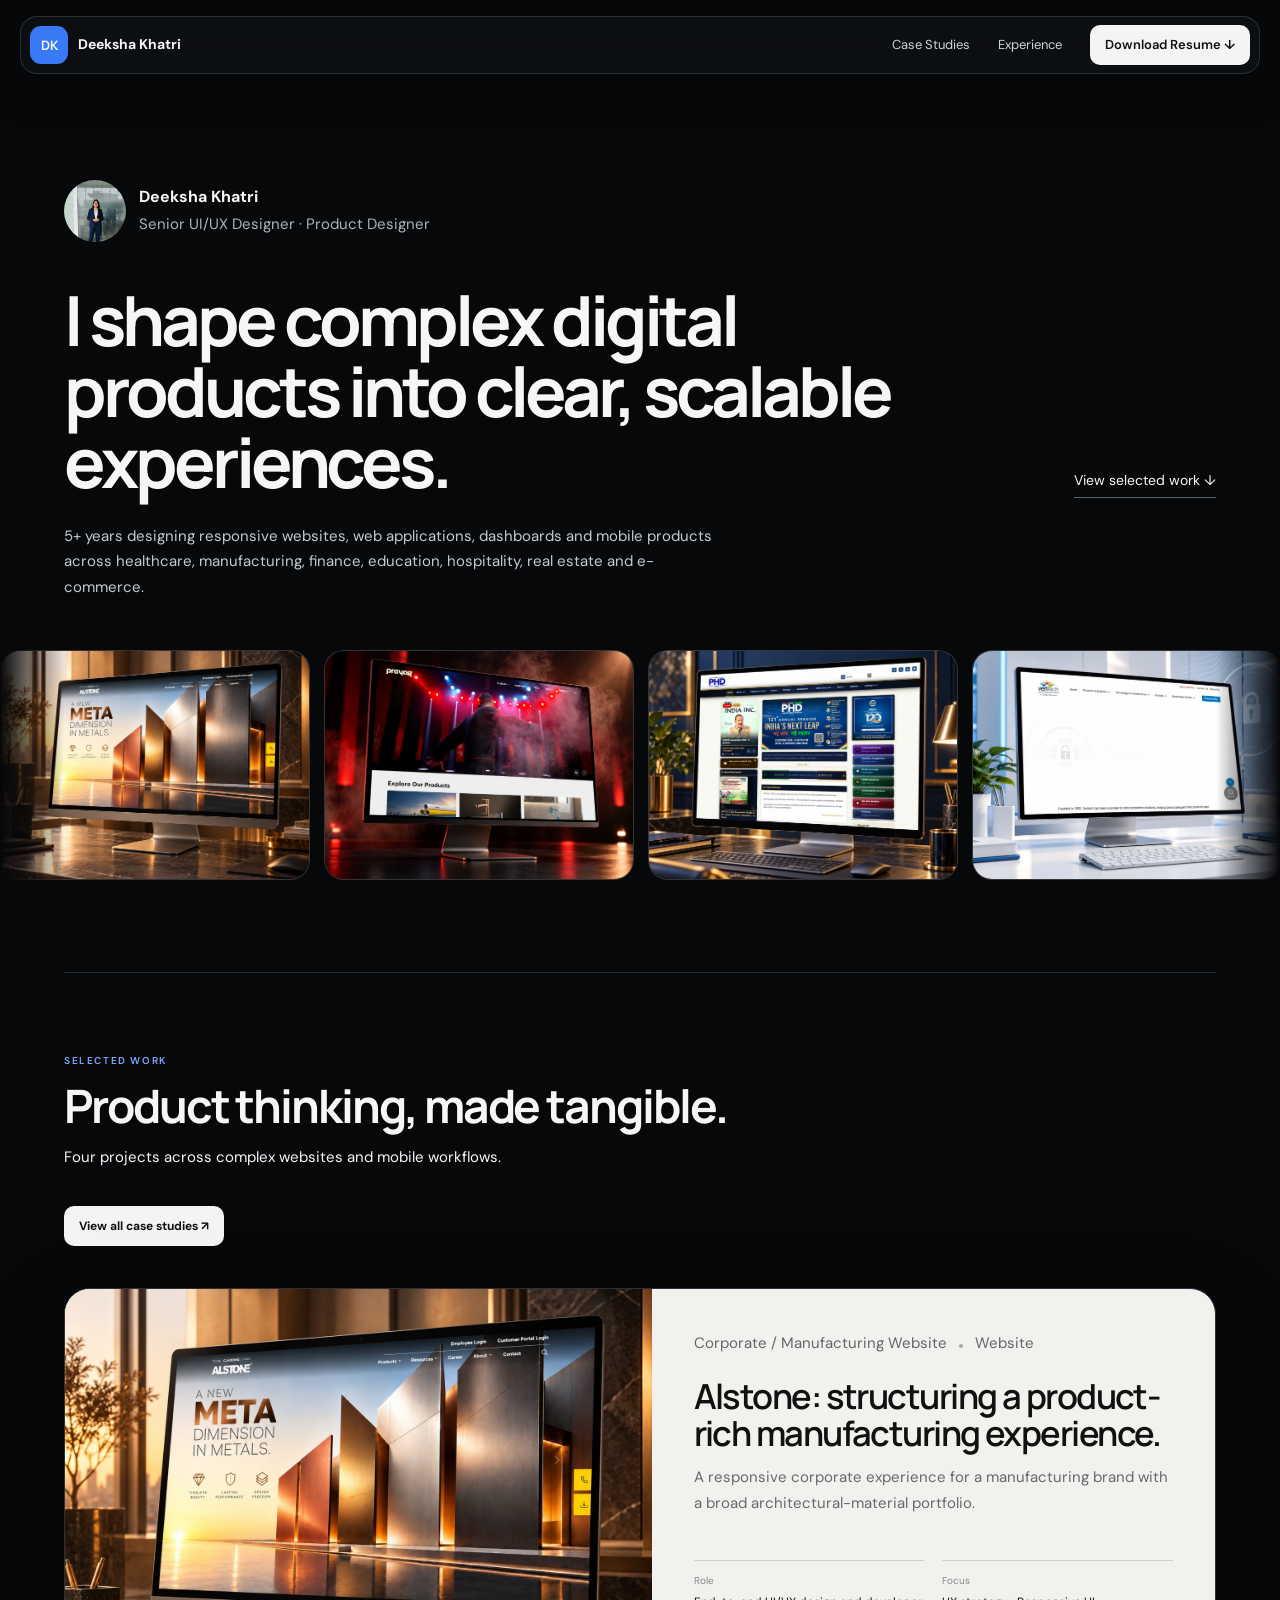
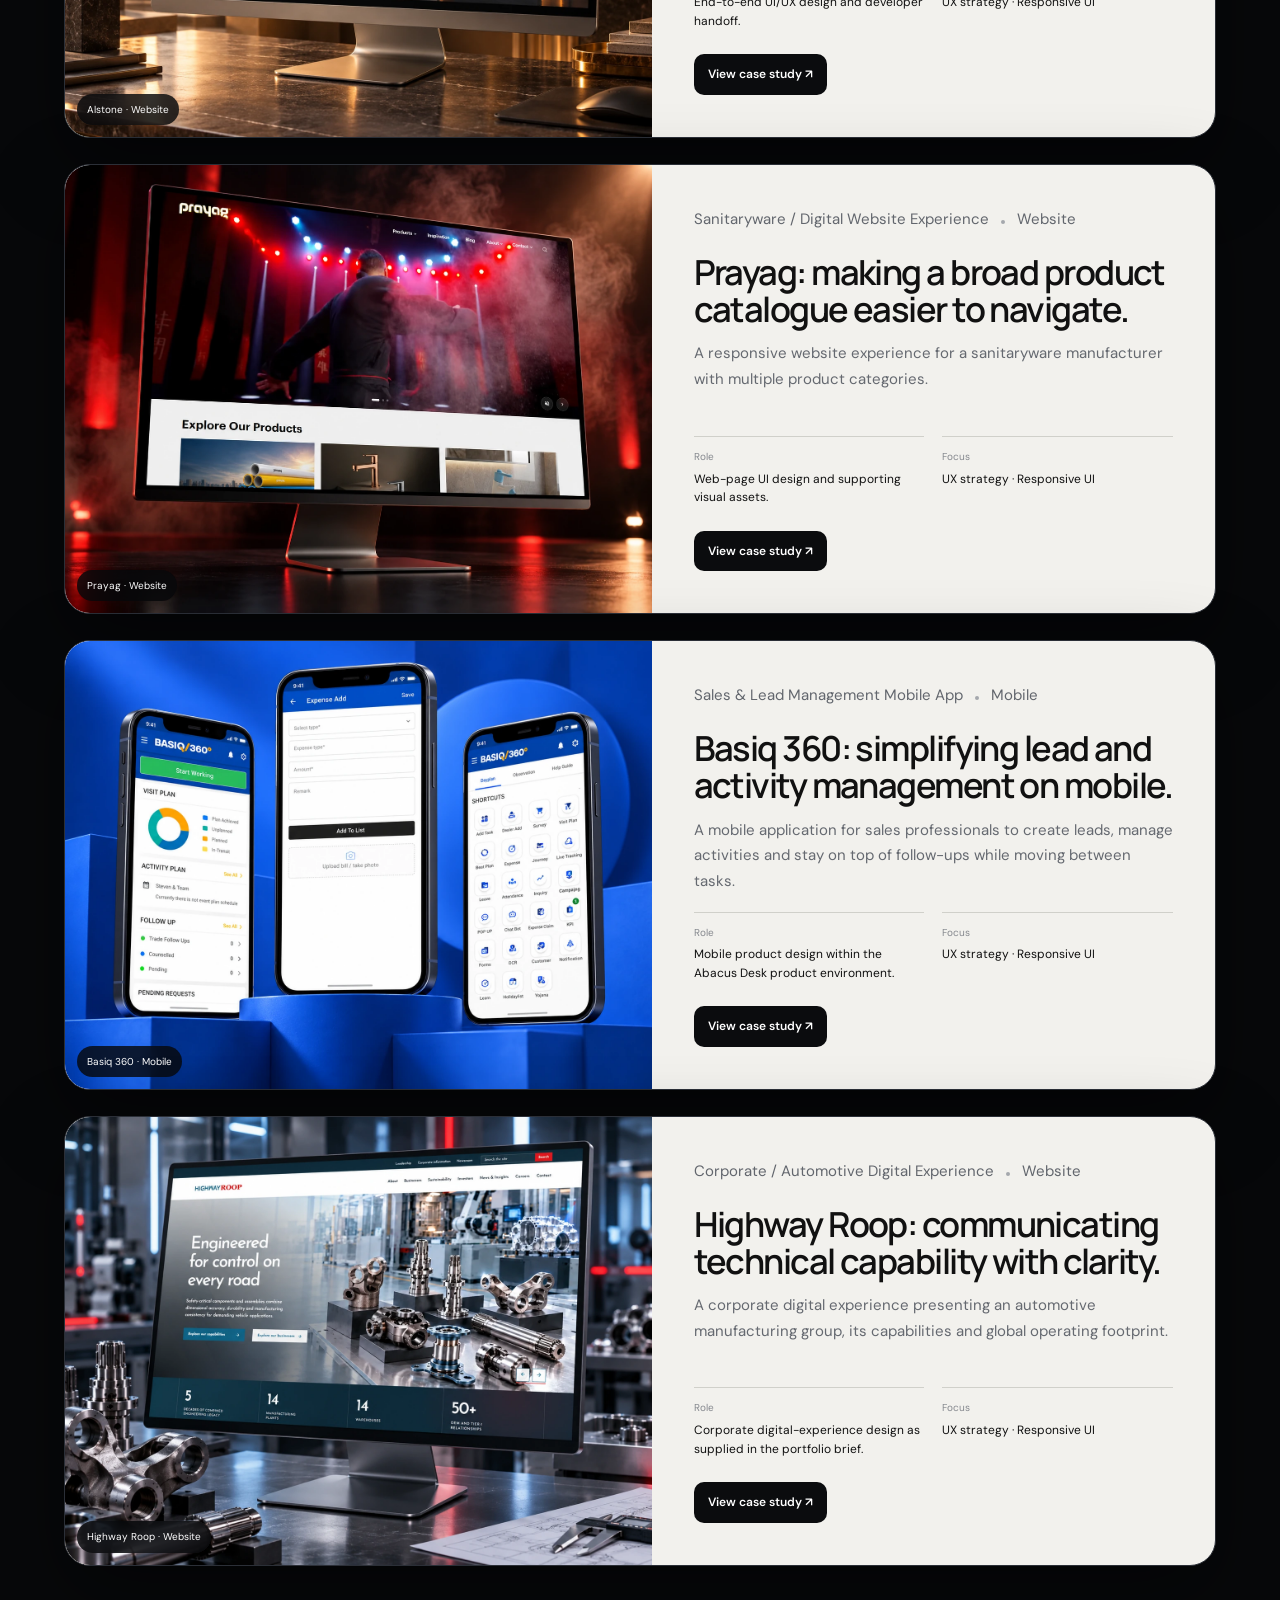
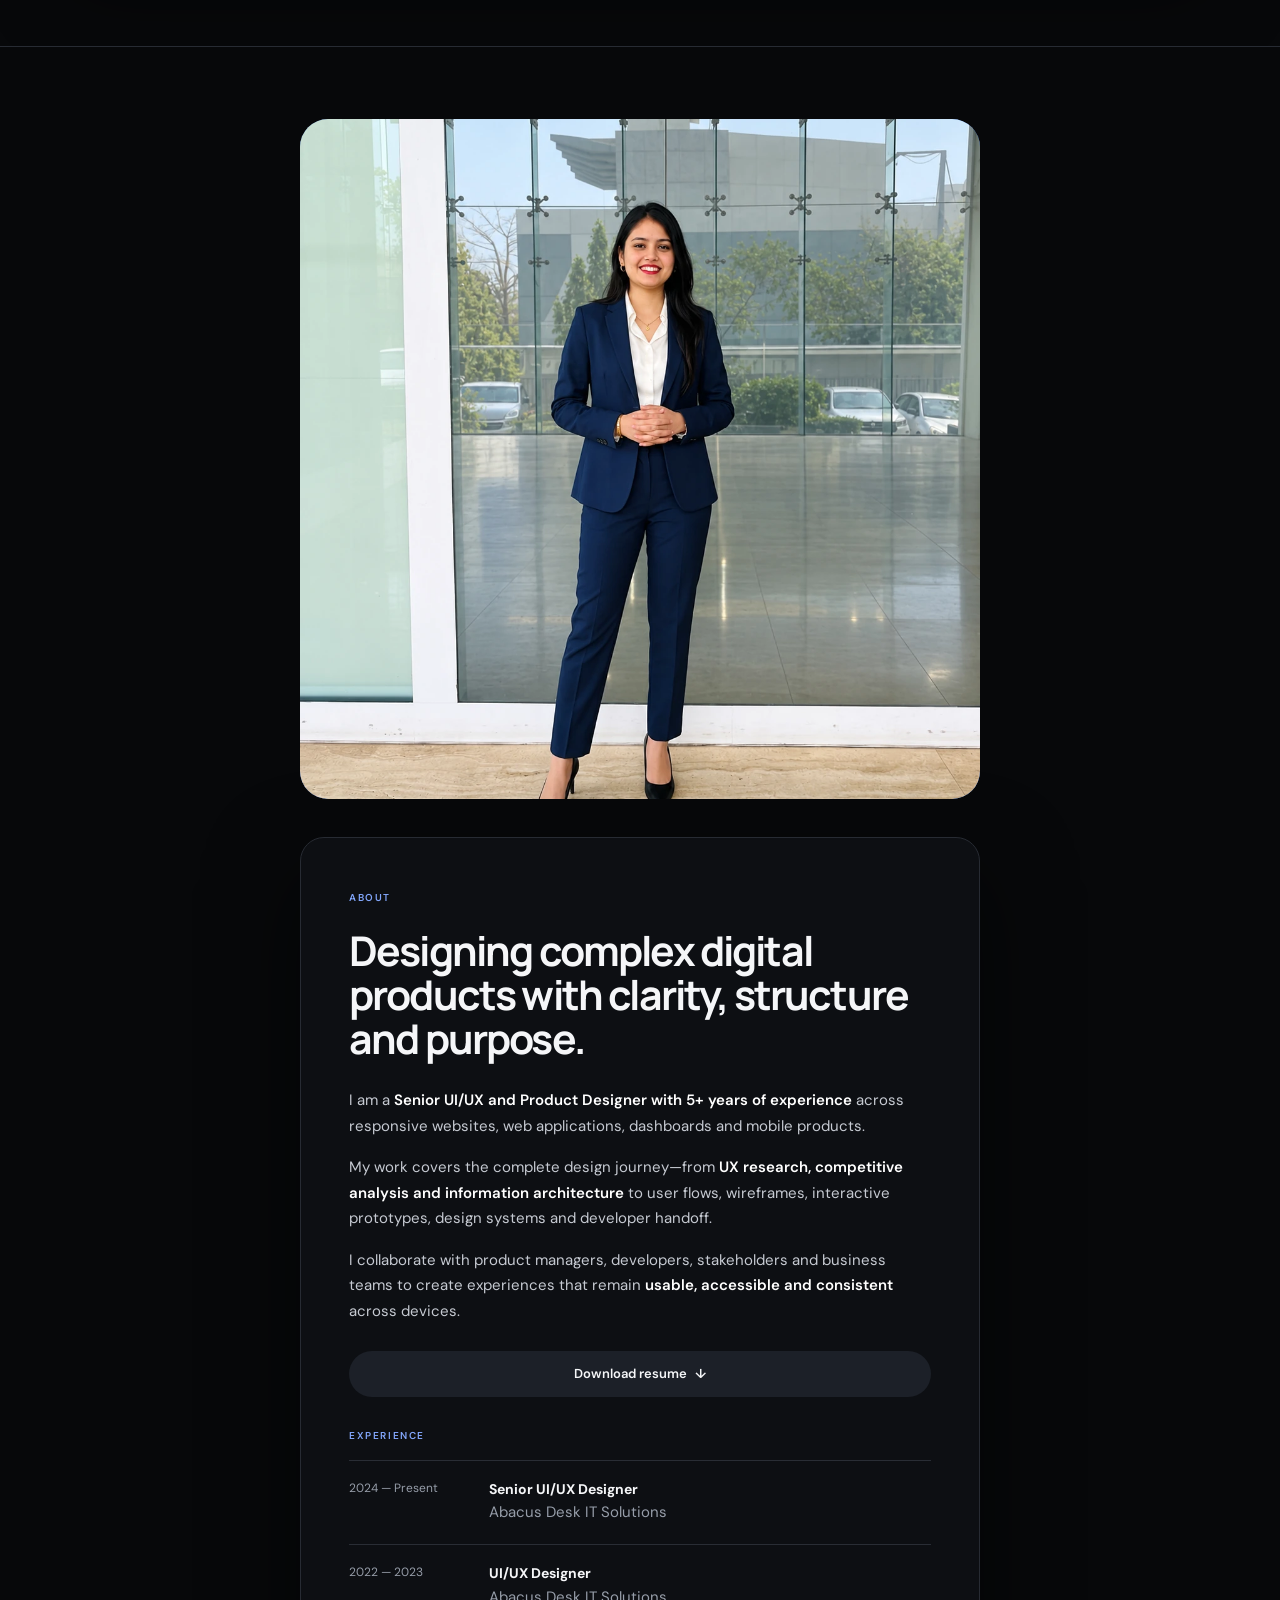
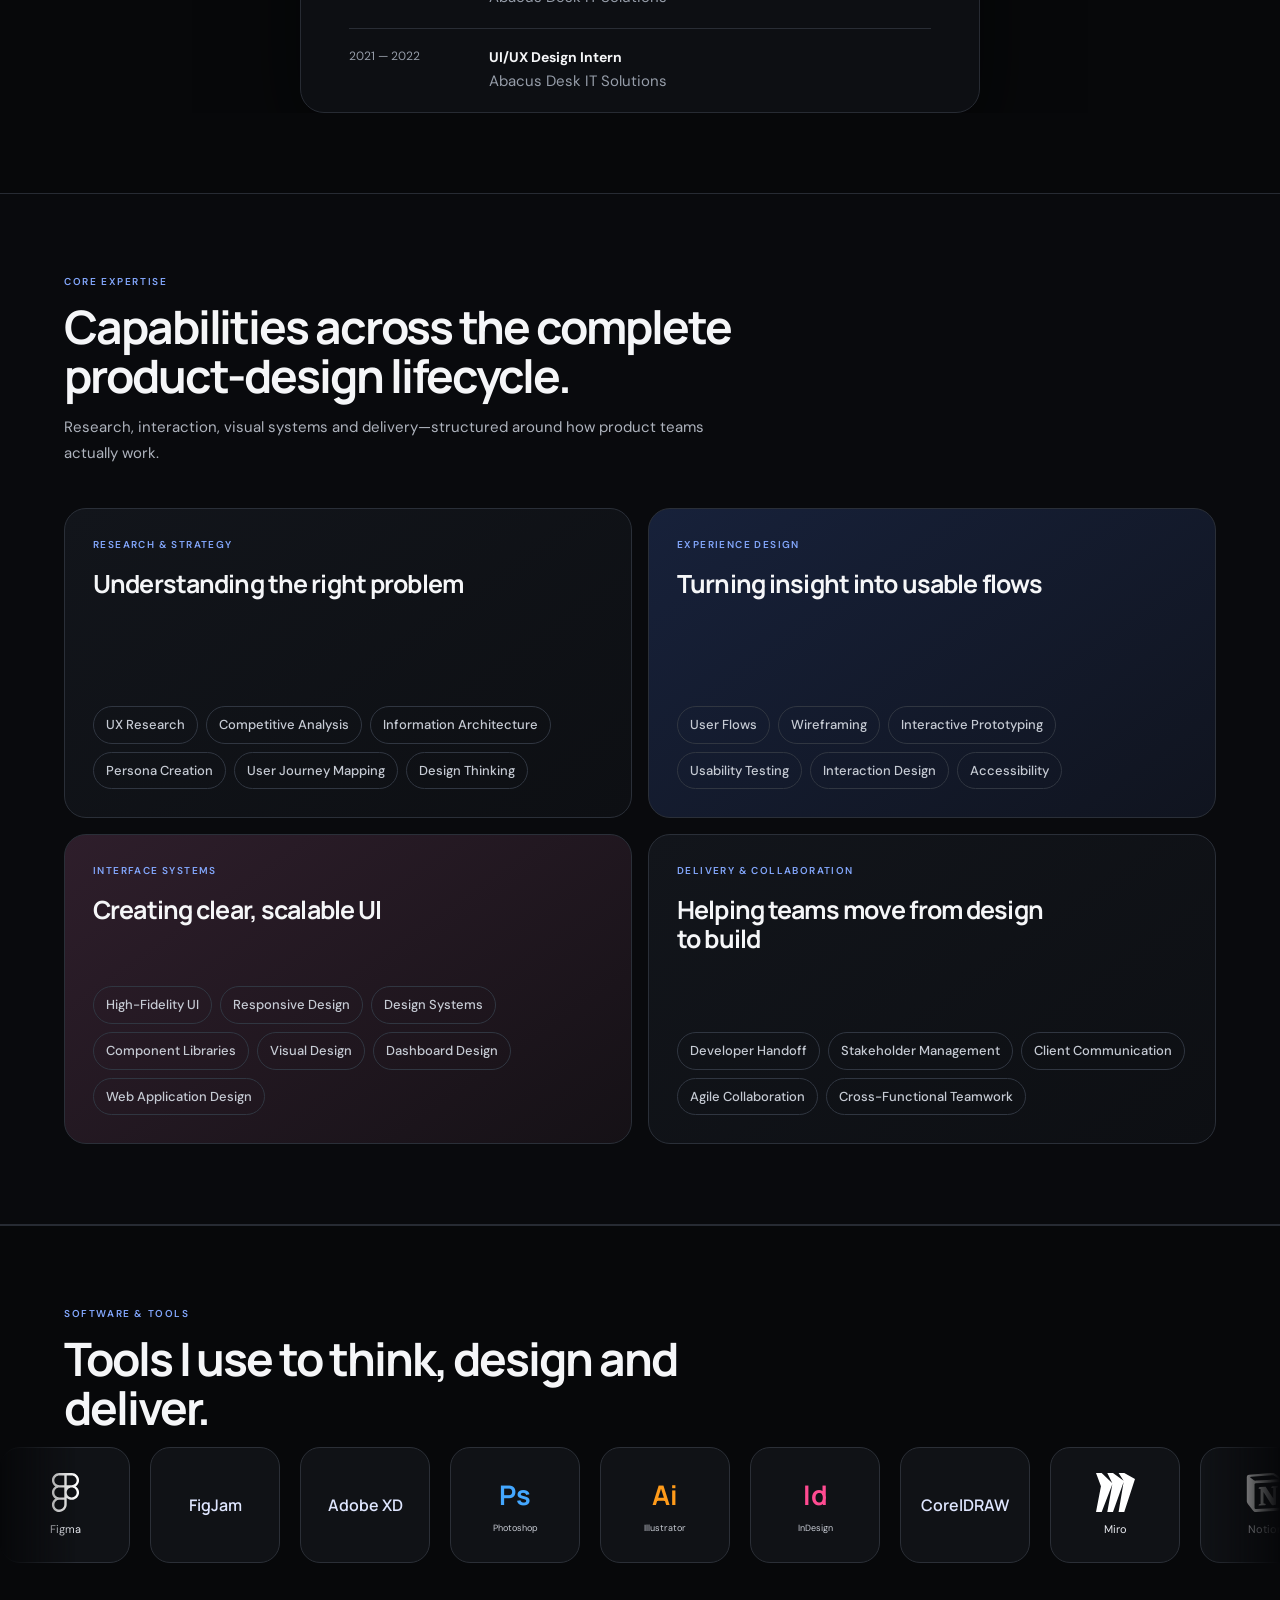
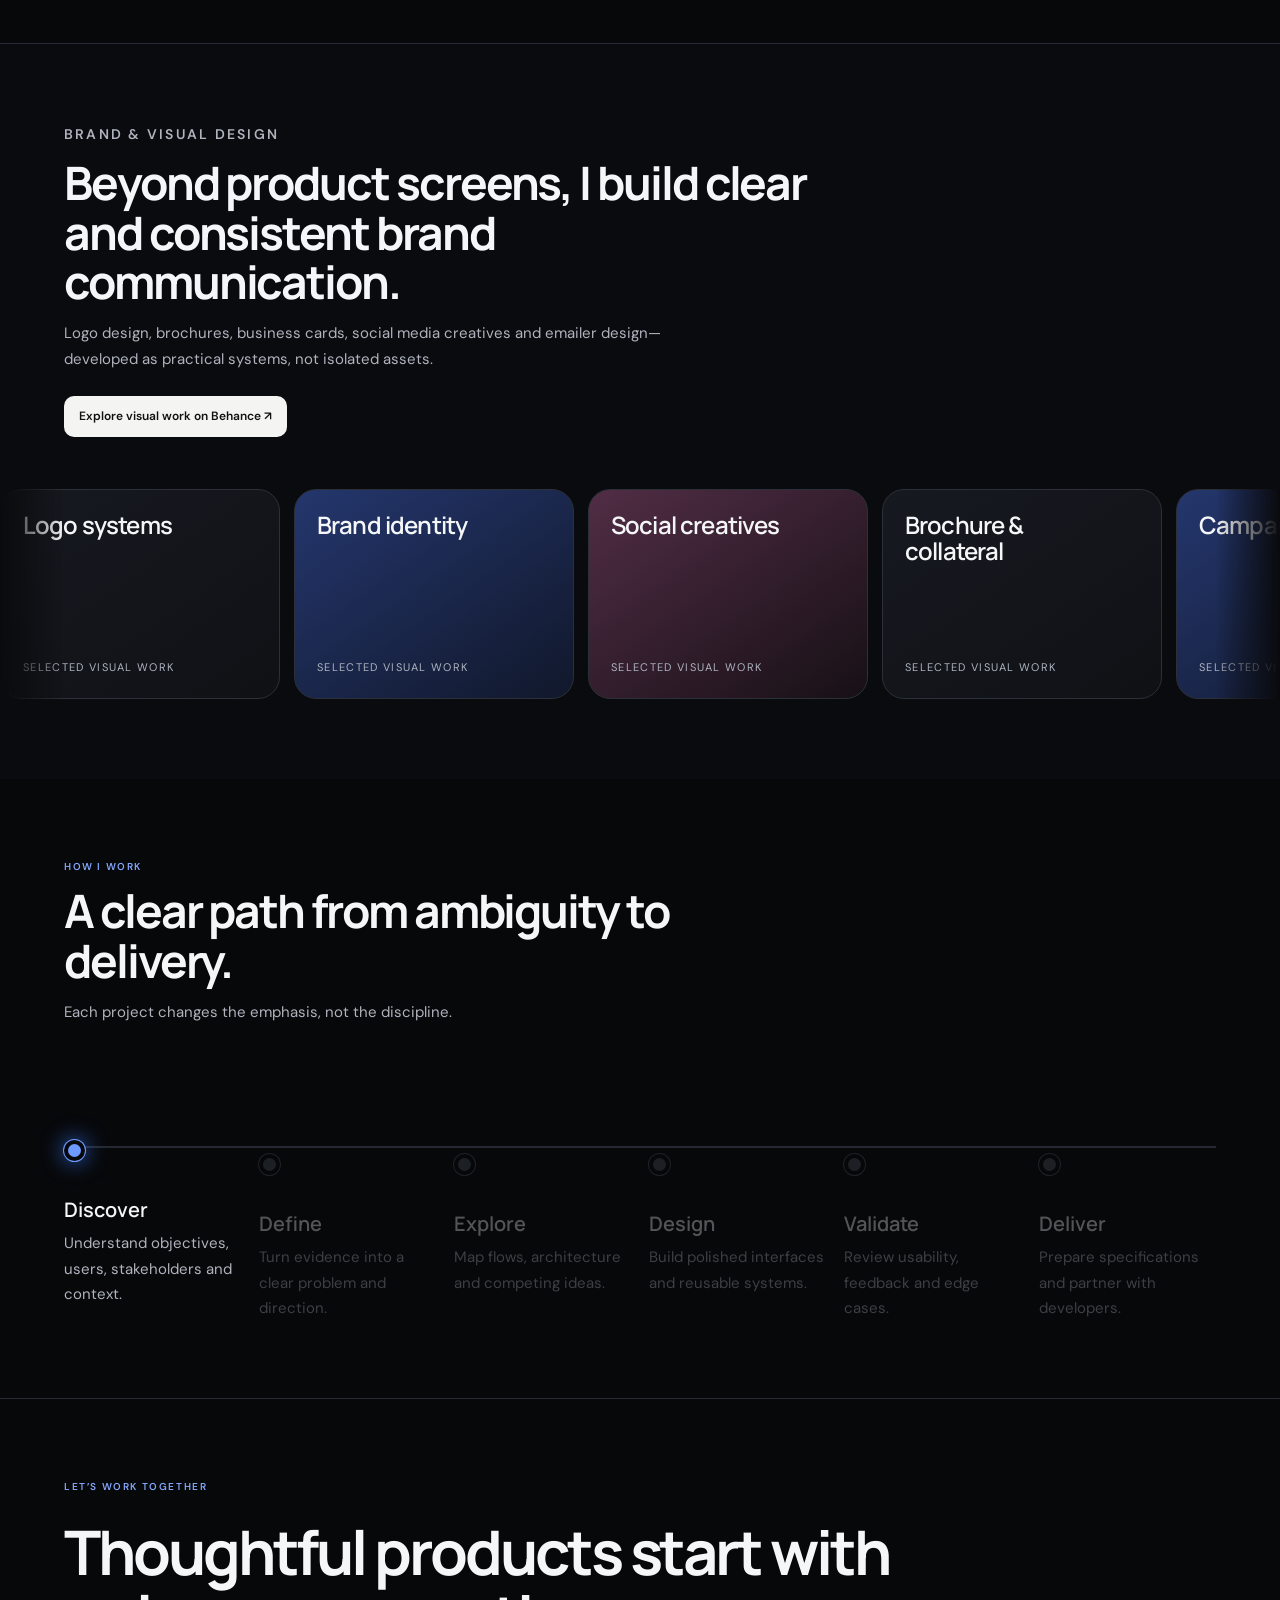
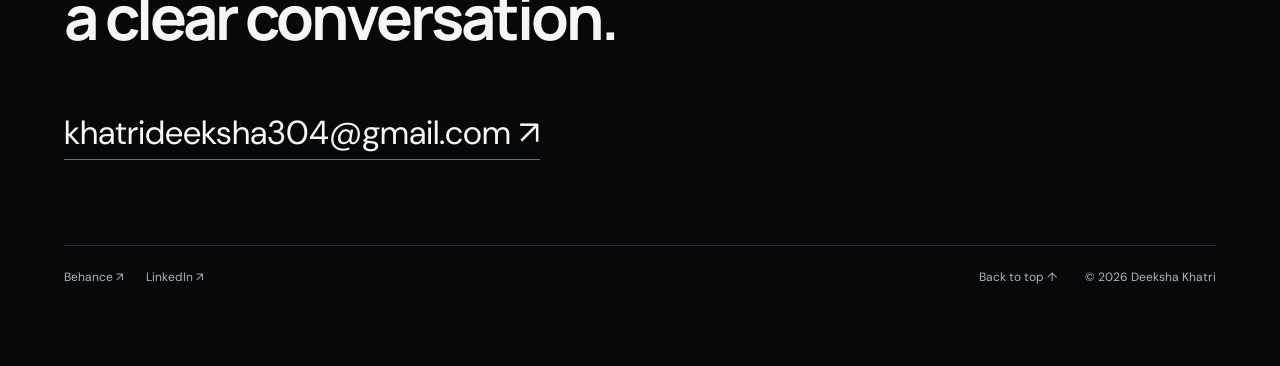
<file: index.html>
<!doctype html>
<html lang="en"><head><meta charset="utf-8"><meta name="viewport" content="width=device-width,initial-scale=1"><meta name="theme-color" content="#07080a"><meta name="description" content="Deeksha Khatri — Senior UI/UX and Product Designer portfolio."><title>Deeksha Khatri — Senior UI/UX & Product Designer</title><link rel="preconnect" href="https://fonts.googleapis.com"><link rel="preconnect" href="https://fonts.gstatic.com" crossorigin><link href="https://fonts.googleapis.com/css2?family=DM+Sans:wght@400;500;600&family=Manrope:wght@400;500;600;700&display=swap" rel="stylesheet"><link rel="stylesheet" href="styles.css?v=20261011-3"><link rel="stylesheet" href="layout-fixes.css?v=20261011-3"></head>
<body id="top"><a class="skip" href="#main">Skip to content</a>
<header class="site-header"><a class="brand" href="#top"><span>DK</span><strong>Deeksha Khatri</strong></a><button class="menu-button" aria-label="Open navigation">Menu</button><nav><a href="work.html">Case Studies</a><a href="#experience">Experience</a><a class="header-cta" href="assets/Deeksha_Khatri_Resume.pdf" target="_blank" rel="noopener">Download Resume ↓</a></nav></header>
<main id="main">
<section class="hero shell section-reveal"><div class="identity"><img src="assets/deeksha-khatri.jpg" alt="Deeksha Khatri"><div><strong>Deeksha Khatri</strong><p>Senior UI/UX Designer · Product Designer</p></div></div><div class="hero-grid"><h1>I shape complex digital products into clear, scalable experiences.</h1><a href="#work">View selected work ↓</a></div><p class="hero-summary">5+ years designing responsive websites, web applications, dashboards and mobile products across healthcare, manufacturing, finance, education, hospitality, real estate and e-commerce.</p></section>
<section class="archive section-reveal" aria-label="Project archive"><div class="auto-rail"><div id="auto-track" class="auto-track"></div></div></section>
<section class="selected shell" id="work"><div class="section-head section-reveal"><p class="eyebrow">Selected work</p><h2>Product thinking, made tangible.</h2><p>Four projects across complex websites and mobile workflows.</p><a class="all-case-studies-cta" href="work.html">View all case studies ↗</a></div><div id="selected-grid" class="selected-grid"></div></section>
<section class="about" id="about"><div class="about-scene shell"><div class="about-photo section-reveal"><img src="assets/deeksha-about-clean.webp" alt="Deeksha Khatri — Senior UI/UX Designer"></div><div class="about-panel section-reveal"><p class="eyebrow">About</p><h2>Designing complex digital products with clarity, structure and purpose.</h2><div class="about-copy"><p>I am a <strong>Senior UI/UX and Product Designer with 5+ years of experience</strong> across responsive websites, web applications, dashboards and mobile products.</p><p>My work covers the complete design journey—from <strong>UX research, competitive analysis and information architecture</strong> to user flows, wireframes, interactive prototypes, design systems and developer handoff.</p><p>I collaborate with product managers, developers, stakeholders and business teams to create experiences that remain <strong>usable, accessible and consistent</strong> across devices.</p></div><a class="about-primary-cta" href="assets/Deeksha_Khatri_Resume.pdf" target="_blank" rel="noopener">Download resume <span>↓</span></a><div class="timeline" id="experience"><p class="eyebrow">Experience</p><article><time>2024 — Present</time><div><h3>Senior UI/UX Designer</h3><p>Abacus Desk IT Solutions</p></div></article><article><time>2022 — 2023</time><div><h3>UI/UX Designer</h3><p>Abacus Desk IT Solutions</p></div></article><article><time>2021 — 2022</time><div><h3>UI/UX Design Intern</h3><p>Abacus Desk IT Solutions</p></div></article></div></div></div></section><section class="expertise section-reveal" id="expertise"><div class="shell"><div class="section-head"><p class="eyebrow">Core expertise</p><h2>Capabilities across the complete product-design lifecycle.</h2><p>Research, interaction, visual systems and delivery—structured around how product teams actually work.</p></div><div class="expertise-grid"><article><span>Research & strategy</span><h3>Understanding the right problem</h3><div><b>UX Research</b><b>Competitive Analysis</b><b>Information Architecture</b><b>Persona Creation</b><b>User Journey Mapping</b><b>Design Thinking</b></div></article><article><span>Experience design</span><h3>Turning insight into usable flows</h3><div><b>User Flows</b><b>Wireframing</b><b>Interactive Prototyping</b><b>Usability Testing</b><b>Interaction Design</b><b>Accessibility</b></div></article><article><span>Interface systems</span><h3>Creating clear, scalable UI</h3><div><b>High-Fidelity UI</b><b>Responsive Design</b><b>Design Systems</b><b>Component Libraries</b><b>Visual Design</b><b>Dashboard Design</b><b>Web Application Design</b></div></article><article><span>Delivery & collaboration</span><h3>Helping teams move from design to build</h3><div><b>Developer Handoff</b><b>Stakeholder Management</b><b>Client Communication</b><b>Agile Collaboration</b><b>Cross-Functional Teamwork</b></div></article></div></div></section><section class="software section-reveal"><div class="shell"><p class="eyebrow">Software & tools</p><h2>Tools I use to think, design and deliver.</h2></div><div class="software-rail"><div class="software-track"><span><img src="assets/icons/figma.svg" alt="">Figma</span><span class="tool-word">FigJam</span><span class="tool-word">Adobe XD</span><span class="adobe-icon">Ps<small>Photoshop</small></span><span class="adobe-icon ai">Ai<small>Illustrator</small></span><span class="adobe-icon id">Id<small>InDesign</small></span><span class="tool-word">CorelDRAW</span><span><img src="assets/icons/miro.svg" alt="">Miro</span><span><img src="assets/icons/notion.svg" alt="">Notion</span><span><img src="assets/icons/jira.svg" alt="">Jira</span><span><img src="assets/icons/html5.svg" alt="">HTML</span><span><img src="assets/icons/css.svg" alt="">CSS</span><span class="tool-word">Codex</span><span aria-hidden="true"><img src="assets/icons/figma.svg" alt="">Figma</span><span aria-hidden="true" class="tool-word">FigJam</span><span aria-hidden="true" class="tool-word">Adobe XD</span><span aria-hidden="true" class="adobe-icon">Ps<small>Photoshop</small></span><span aria-hidden="true" class="adobe-icon ai">Ai<small>Illustrator</small></span><span aria-hidden="true" class="adobe-icon id">Id<small>InDesign</small></span><span aria-hidden="true" class="tool-word">CorelDRAW</span><span aria-hidden="true"><img src="assets/icons/miro.svg" alt="">Miro</span><span aria-hidden="true"><img src="assets/icons/notion.svg" alt="">Notion</span><span aria-hidden="true"><img src="assets/icons/jira.svg" alt="">Jira</span><span aria-hidden="true"><img src="assets/icons/html5.svg" alt="">HTML</span><span aria-hidden="true"><img src="assets/icons/css.svg" alt="">CSS</span><span aria-hidden="true" class="tool-word">Codex</span></div></div></section><section class="visual-work" id="visual-work"><div class="shell visual-intro section-reveal"><p class="eyebrow">Brand & visual design</p><h2>Beyond product screens, I build clear and consistent brand communication.</h2><p>Logo design, brochures, business cards, social media creatives and emailer design—developed as practical systems, not isolated assets.</p><a class="visual-cta" href="https://www.behance.net/deekshakhatri" target="_blank" rel="noopener">Explore visual work on Behance ↗</a></div><div class="visual-marquee section-reveal"><div class="visual-track"><a href="https://www.behance.net/gallery/186530011/Cogneet" target="_blank" rel="noopener"><b>Logo systems</b><span>Selected visual work</span></a><a href="https://www.behance.net/gallery/204535779/LAPIS" target="_blank" rel="noopener"><b>Brand identity</b><span>Selected visual work</span></a><a href="https://www.behance.net/gallery/204535399/Aprilish" target="_blank" rel="noopener"><b>Social creatives</b><span>Selected visual work</span></a><a href="https://www.behance.net/gallery/200440479/Jaypee-Hospital" target="_blank" rel="noopener"><b>Brochure & collateral</b><span>Selected visual work</span></a><a href="https://www.behance.net/gallery/204536111/Satyug-Darshan-College" target="_blank" rel="noopener"><b>Campaign design</b><span>Selected visual work</span></a><a href="https://www.behance.net/gallery/193965411/Anweshka-Foundation" target="_blank" rel="noopener"><b>Visual communication</b><span>Selected visual work</span></a><a aria-hidden="true" tabindex="-1"><b>Logo systems</b><span>Selected visual work</span></a><a aria-hidden="true" tabindex="-1"><b>Brand identity</b><span>Selected visual work</span></a><a aria-hidden="true" tabindex="-1"><b>Social creatives</b><span>Selected visual work</span></a><a aria-hidden="true" tabindex="-1"><b>Brochure & collateral</b><span>Selected visual work</span></a><a aria-hidden="true" tabindex="-1"><b>Campaign design</b><span>Selected visual work</span></a><a aria-hidden="true" tabindex="-1"><b>Visual communication</b><span>Selected visual work</span></a></div></div></section>
<section class="process shell" id="process"><div class="process-intro section-reveal"><p class="eyebrow">How I work</p><h2>A clear path from ambiguity to delivery.</h2><p>Each project changes the emphasis, not the discipline.</p></div><div class="process-timeline section-reveal"><div class="process-line"><i></i></div><div class="process-steps"><article class="active"><span>01</span><h3>Discover</h3><p>Understand objectives, users, stakeholders and context.</p></article><article><span>02</span><h3>Define</h3><p>Turn evidence into a clear problem and direction.</p></article><article><span>03</span><h3>Explore</h3><p>Map flows, architecture and competing ideas.</p></article><article><span>04</span><h3>Design</h3><p>Build polished interfaces and reusable systems.</p></article><article><span>05</span><h3>Validate</h3><p>Review usability, feedback and edge cases.</p></article><article><span>06</span><h3>Deliver</h3><p>Prepare specifications and partner with developers.</p></article></div></div></section>
</main>
<footer class="section-reveal"><div class="shell"><p class="eyebrow">Let’s work together</p><h2>Thoughtful products start with a clear conversation.</h2><a class="email" href="mailto:khatrideeksha304@gmail.com">khatrideeksha304@gmail.com ↗</a><div class="footer-row"><div><a href="https://www.behance.net/deekshakhatri" target="_blank" rel="noopener">Behance ↗</a><a href="https://www.linkedin.com/in/deeksha-khatri-a18902249/" target="_blank" rel="noopener">LinkedIn ↗</a></div><a href="#top">Back to top ↑</a><span>© <span id="year"></span> Deeksha Khatri</span></div></div></footer>
<script src="projects.js?v=20261011-3"></script><script src="script.js?v=20261011-3"></script></body></html>
</file>
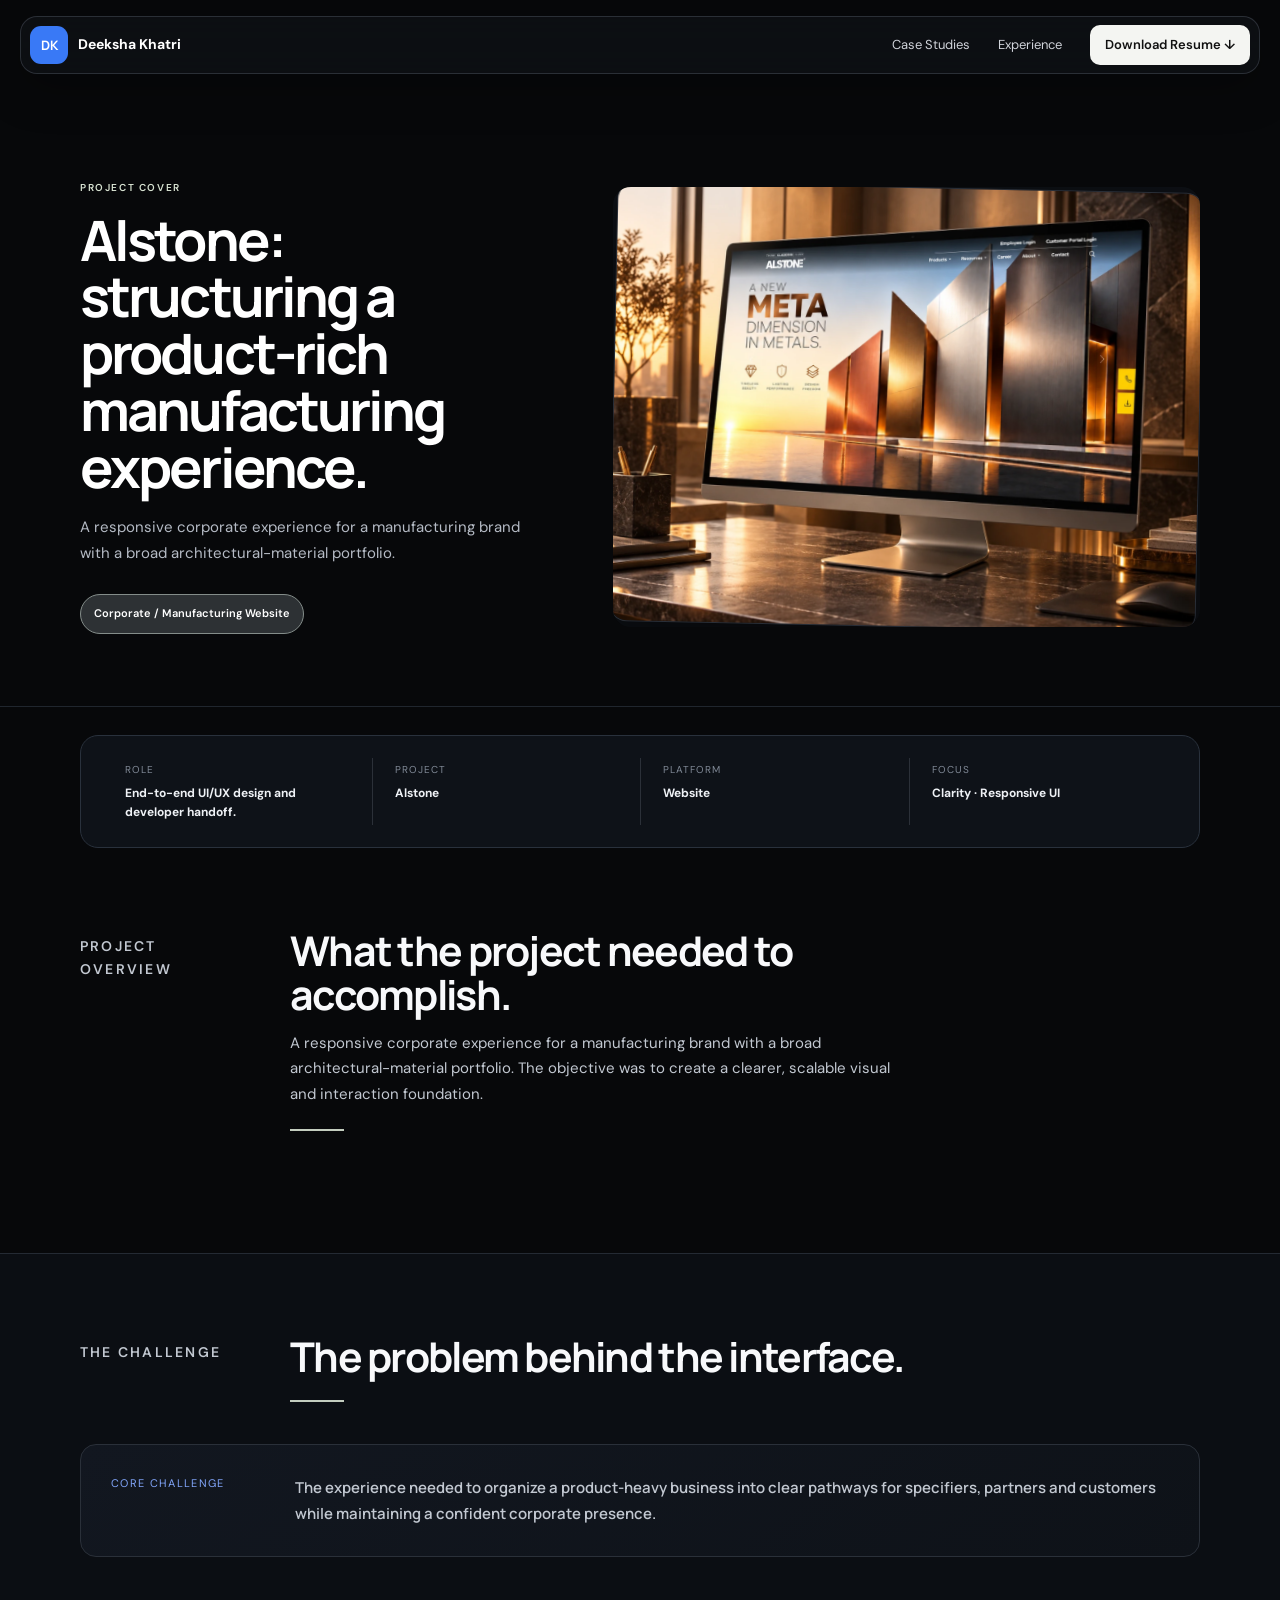
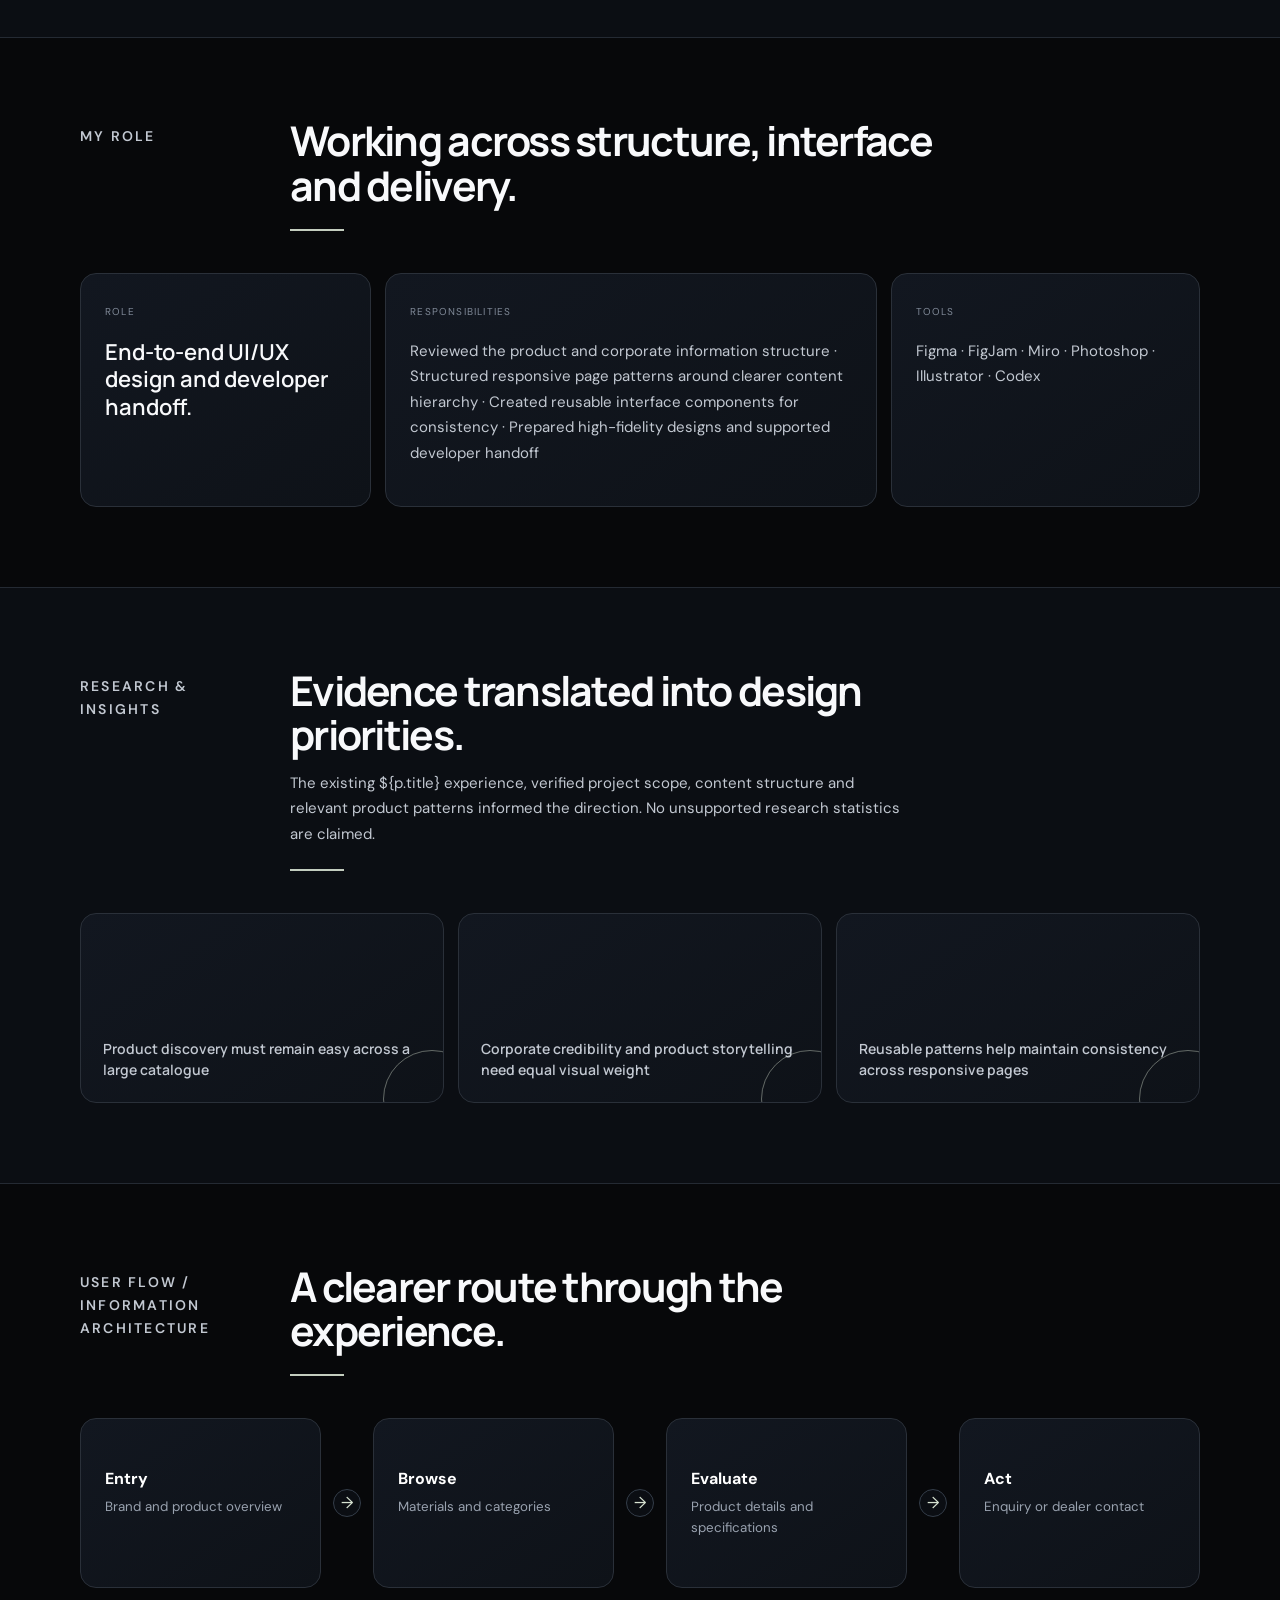
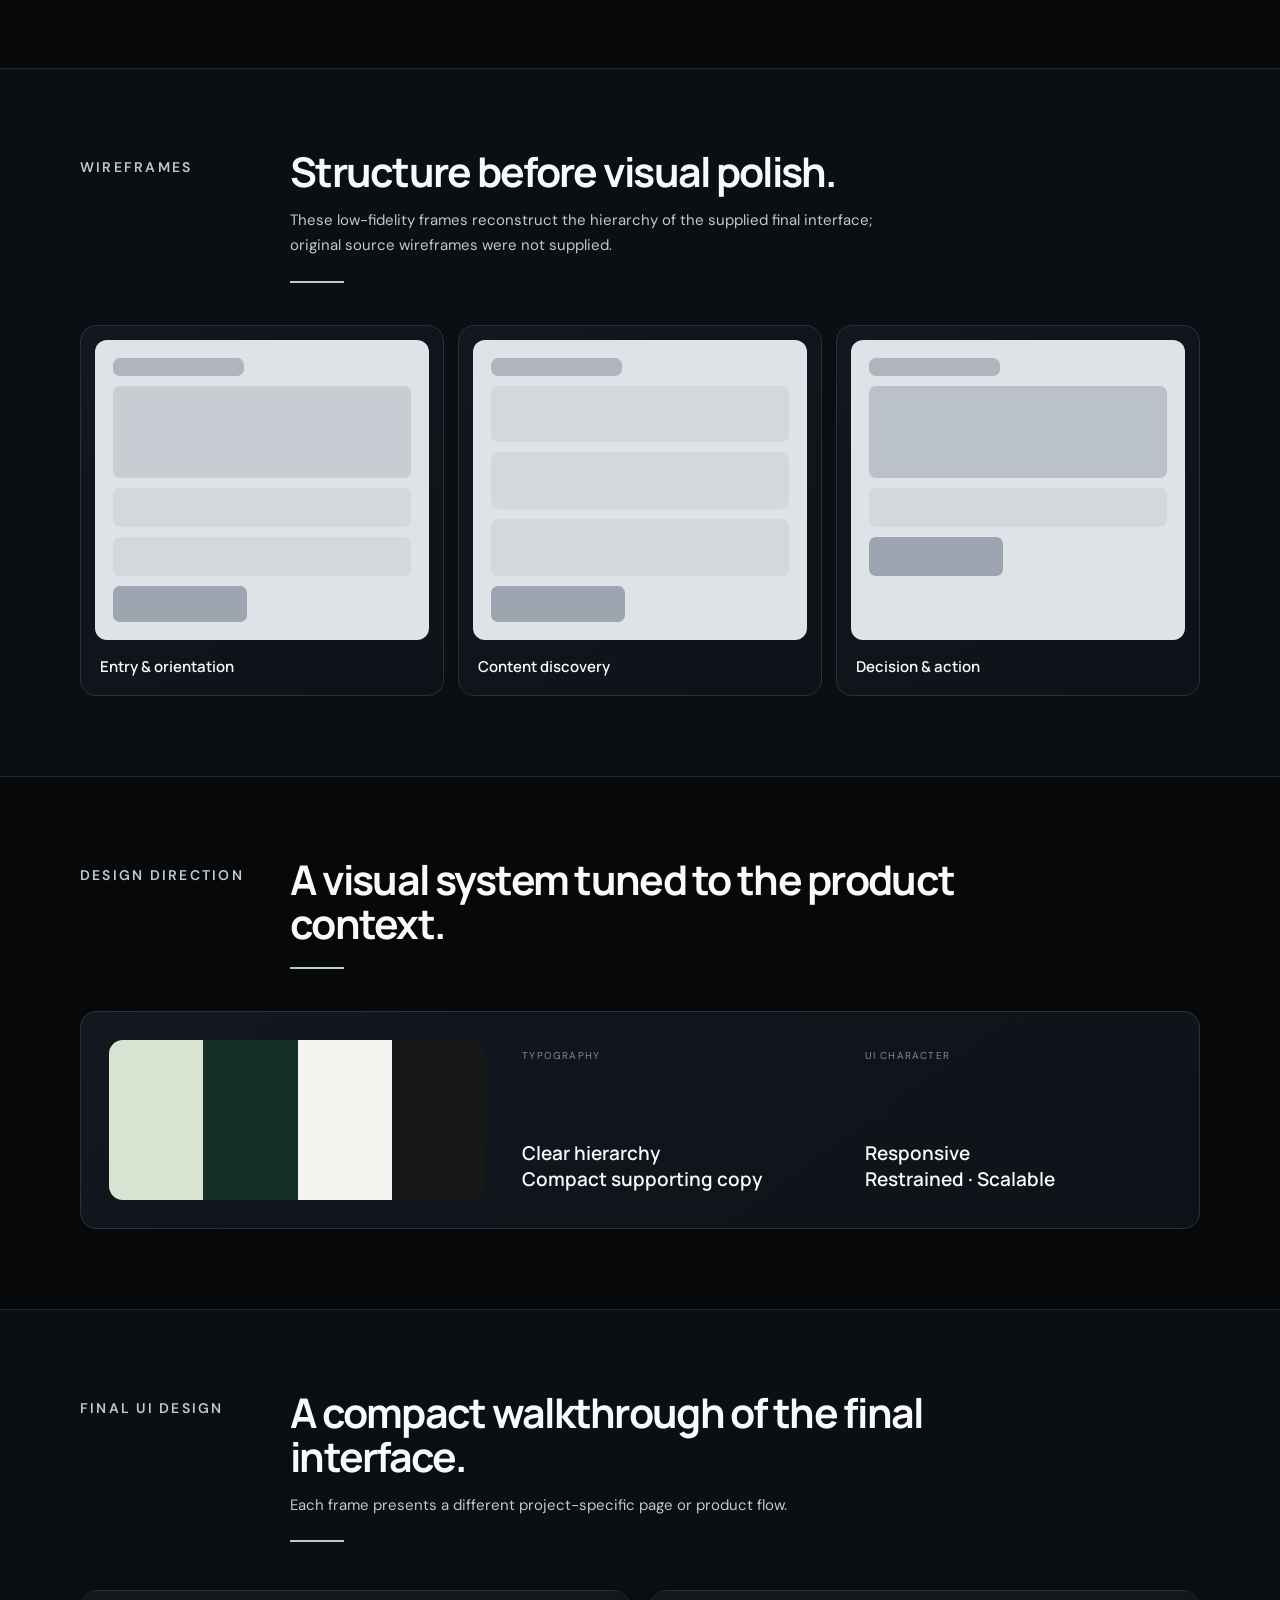
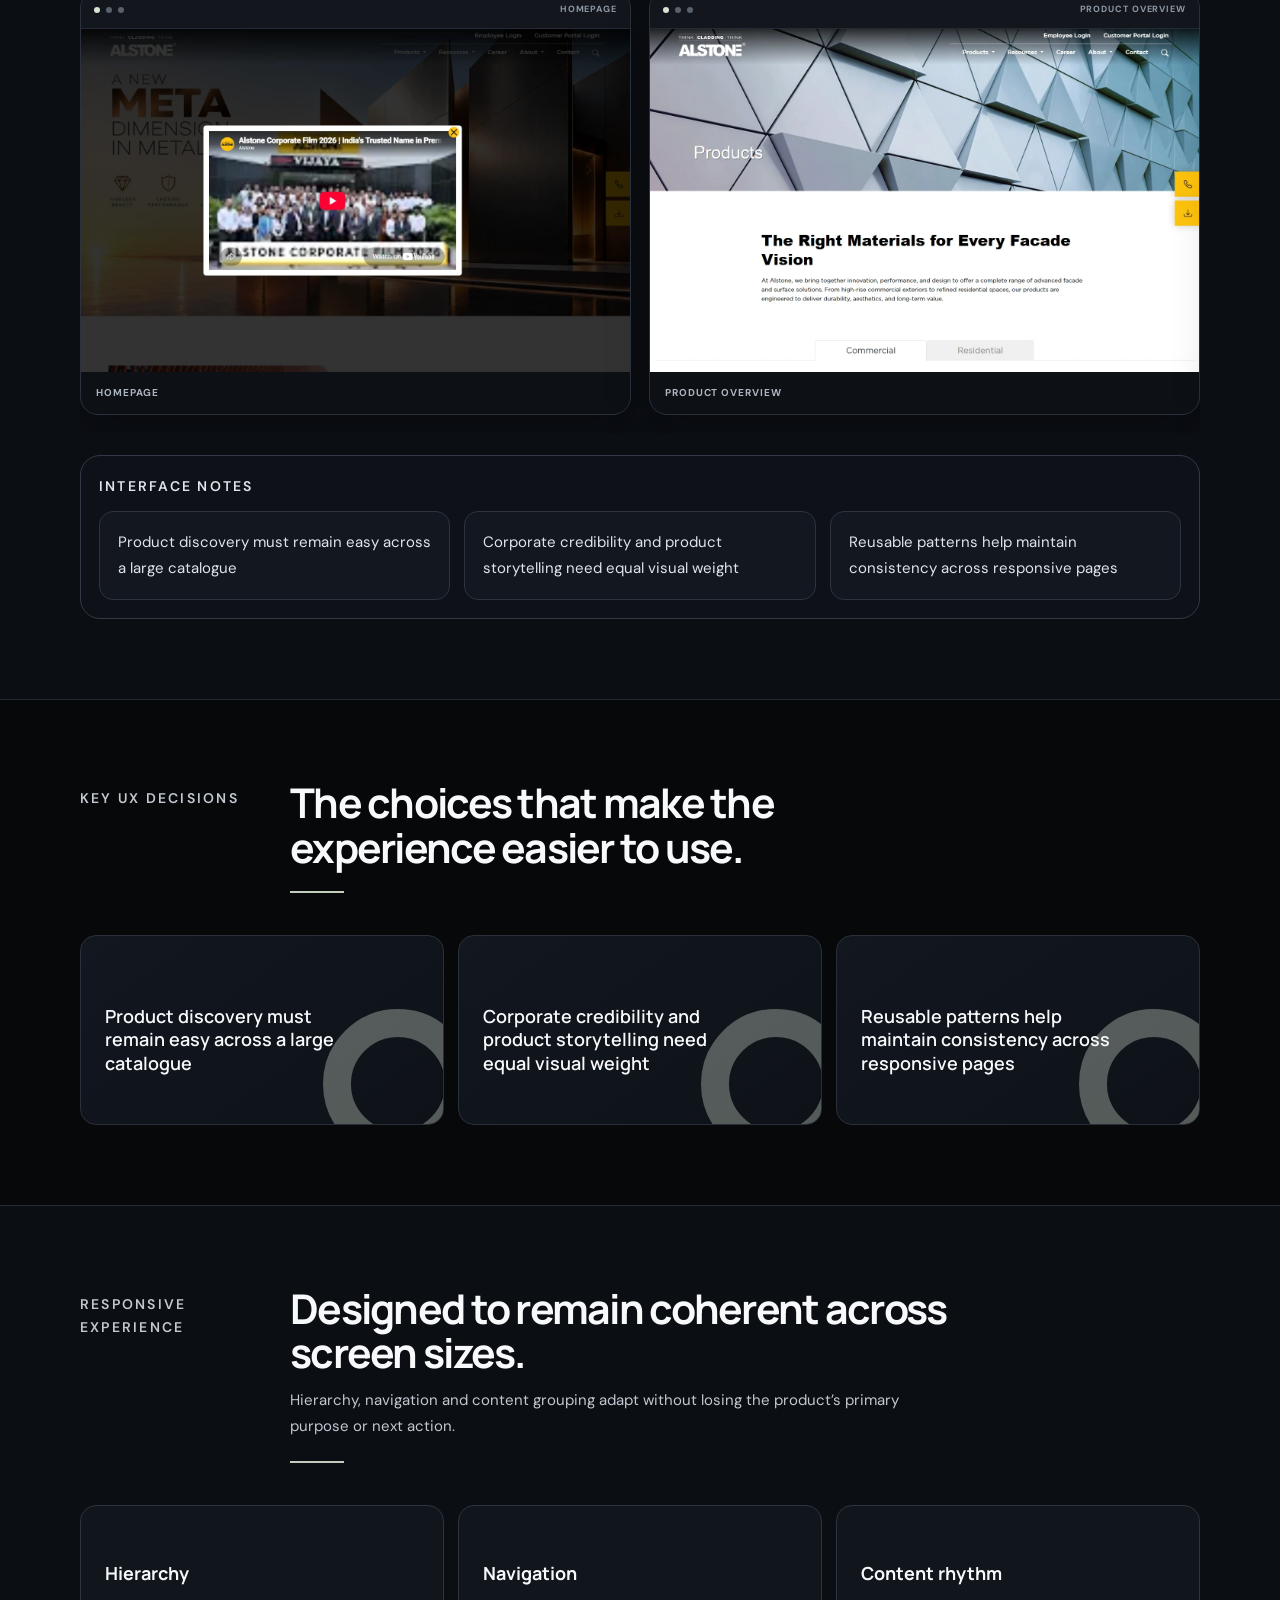
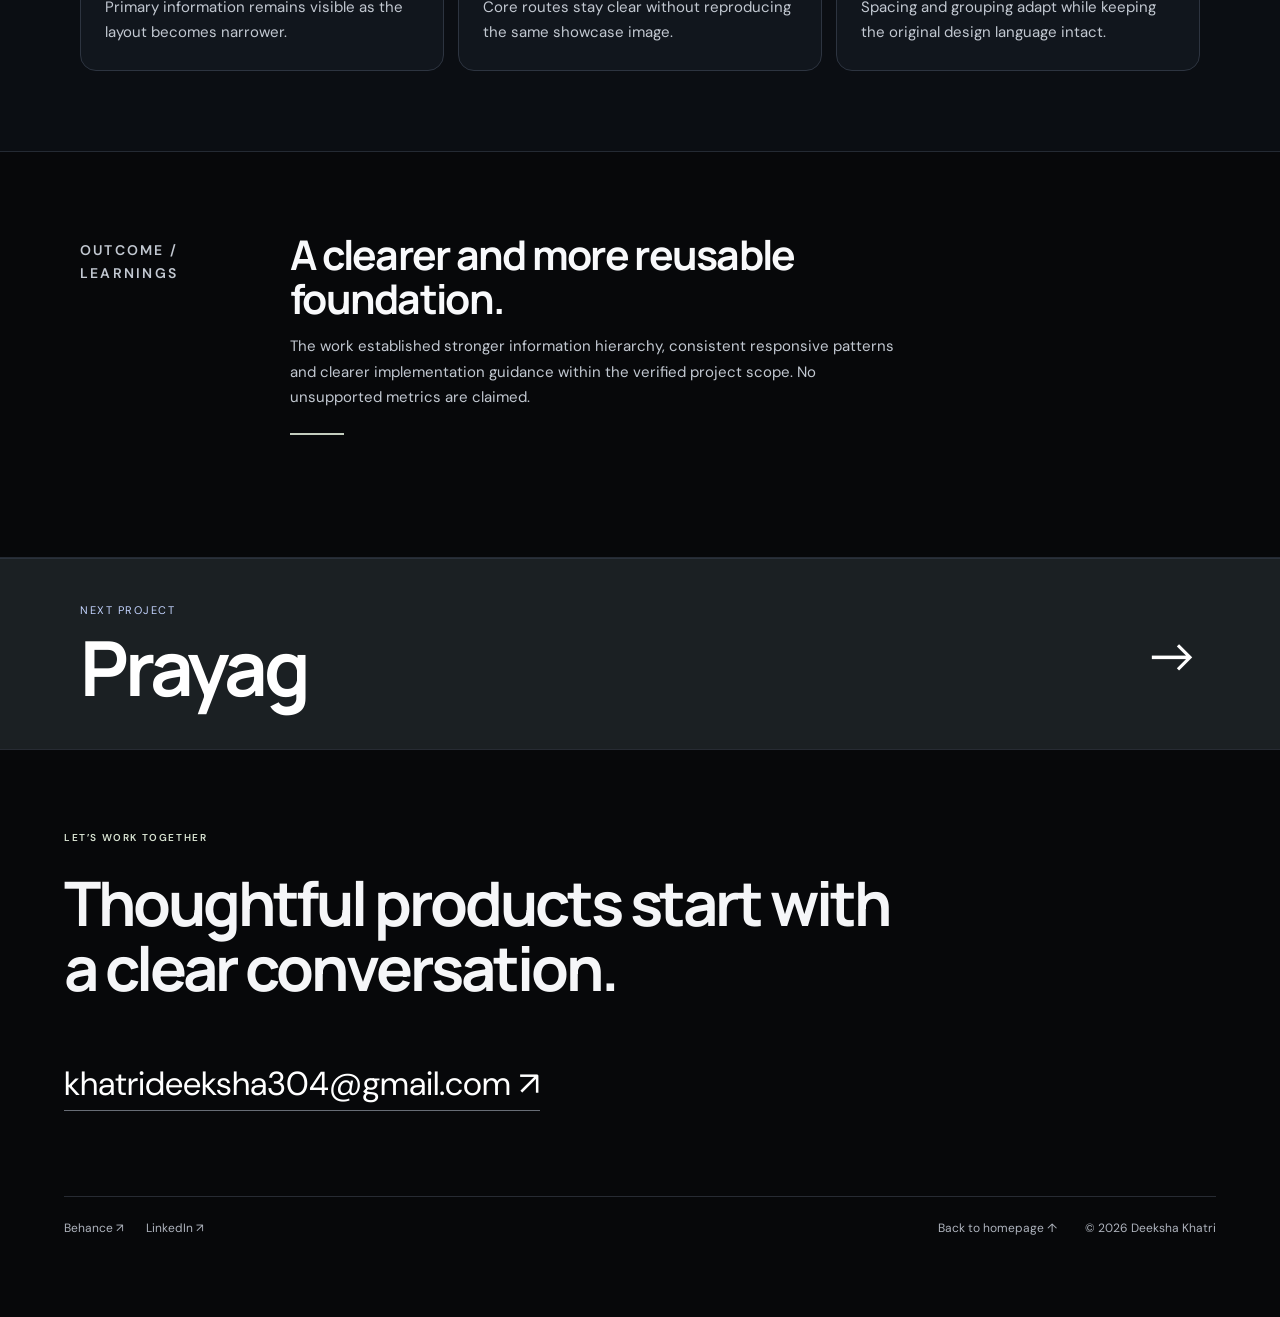
<file: project.html>
<!doctype html><html lang="en"><head><meta charset="utf-8"><meta name="viewport" content="width=device-width,initial-scale=1"><meta name="theme-color" content="#07080a"><title>Case Study — Deeksha Khatri</title><link rel="preconnect" href="https://fonts.googleapis.com"><link rel="preconnect" href="https://fonts.gstatic.com" crossorigin><link href="https://fonts.googleapis.com/css2?family=DM+Sans:wght@400;500;600;700&family=Manrope:wght@500;600;700&display=swap" rel="stylesheet"><link rel="stylesheet" href="styles.css?v=20261011-3"><link rel="stylesheet" href="layout-fixes.css?v=20261011-3"></head><body class="case-body"><header class="site-header"><a class="brand" href="index.html#top"><span>DK</span><strong>Deeksha Khatri</strong></a><button class="menu-button" aria-label="Open navigation">Menu</button><nav><a href="work.html">Case Studies</a><a href="index.html#experience">Experience</a><a class="header-cta" href="assets/Deeksha_Khatri_Resume.pdf" target="_blank" rel="noopener">Download Resume ↓</a></nav></header><main id="case"></main><footer><div class="shell"><p class="eyebrow">Let’s work together</p><h2>Thoughtful products start with a clear conversation.</h2><a class="email" href="mailto:khatrideeksha304@gmail.com">khatrideeksha304@gmail.com ↗</a><div class="footer-row"><div><a href="https://www.behance.net/deekshakhatri" target="_blank" rel="noopener">Behance ↗</a><a href="https://www.linkedin.com/in/deeksha-khatri-a18902249/" target="_blank" rel="noopener">LinkedIn ↗</a></div><a href="index.html#top">Back to homepage ↑</a><span>© <span id="case-year"></span> Deeksha Khatri</span></div></div></footer><script src="projects.js?v=20261011-3"></script><script>
const slug=new URLSearchParams(location.search).get('project'),p=PORTFOLIO_PROJECTS.find(x=>x.slug===slug)||PORTFOLIO_PROJECTS[0],steps=p.approach||[],decisions=p.decisions||[];
document.body.classList.add('case-'+p.slug);document.body.style.setProperty('--case',p.tone);document.body.style.setProperty('--case-ink',p.ink);document.title=p.title+' Case Study — Deeksha Khatri';
const thumb=()=>`<div class="project-thumb mockup-thumb thumb-${p.slug}" style="--tone:${p.tone};--ink:${p.ink}"><img src="${p.thumbnail||p.image}" alt="${p.title} project presentation"><span class="thumb-label">${p.year}</span></div>`;
const interfaceImage=p.image||p.thumbnail;
const galleryScreens=p.screens?.length?p.screens:[{src:interfaceImage,label:'Interface overview'}];
const galleryItems=galleryScreens;
const finalGallery=`<div class="final-ui-gallery section-reveal ${galleryScreens.length<2?'is-static':''}" aria-label="${p.title} interface screens"><div class="final-ui-track">${galleryItems.map((screen,i)=>`<figure class="final-ui-screen"><div class="screen-bar"><i></i><i></i><i></i><span>${screen.label}</span></div><div class="screen-viewport"><img src="${screen.src}" alt="${p.title} ${screen.label.toLowerCase()} interface view" loading="lazy"></div><figcaption>${screen.label}</figcaption></figure>`).join('')}</div></div>`;
const decisionItems=decisions.length?decisions:['Clear hierarchy for primary information','Reusable patterns across responsive states','Practical handoff aligned with implementation'];
const approachCards=(steps.length?steps:['Review the existing experience','Structure the core journeys','Design responsive interface patterns','Collaborate through implementation']).map((x,i)=>`<article class="section-reveal"><h3>${['Analyze','Structure','Design','Deliver'][i]||'Refine'}</h3><p>${x}</p></article>`).join('');
const flowByProject={alstone:[['Entry','Brand and product overview'],['Browse','Materials and categories'],['Evaluate','Product details and specifications'],['Act','Enquiry or dealer contact']],prayag:[['Entry','Brand and category overview'],['Browse','Bathroom and plumbing ranges'],['Evaluate','Product details and context'],['Act','Dealer or contact route']],basiq360:[['Entry','Secure sign-in'],['Orient','Dashboard and priorities'],['Manage','Leads and activities'],['Act','Follow-up and status']], 'highway-roop':[['Entry','Company overview'],['Explore','Capabilities and businesses'],['Evaluate','Technical and global context'],['Act','Business enquiry']]};
const flow=flowByProject[p.slug]||[['Entry','Purpose and orientation'],['Explore','Products or core tasks'],['Evaluate','Details and supporting context'],['Act','Clear next step']];
const selectedProjects=PORTFOLIO_PROJECTS.filter(x=>x.selected),currentIndex=selectedProjects.findIndex(x=>x.slug===p.slug),next=selectedProjects[(currentIndex+1+selectedProjects.length)%selectedProjects.length]||PORTFOLIO_PROJECTS[0];
const intro=(n,label,title,copy='')=>`<div class="case-section-intro section-reveal"><p class="eyebrow">${label}</p><h2>${title}</h2>${copy?`<p>${copy}</p>`:''}</div>`;
document.querySelector('#case').innerHTML=`
<section class="case-hero section-reveal"><div class="case-shell case-hero-grid"><div class="case-hero-copy"><p class="eyebrow">Project cover</p><h1>${p.title}: ${p.caseTitle||'a clearer digital experience.'}</h1><p>${p.overview}</p><span class="case-theme-chip">${p.category}</span></div><div class="case-hero-visual">${thumb()}</div></div><\/section><section class="case-facts section-reveal"><div class="case-shell facts-grid"><div><span>Role</span><b>${p.role}</b></div><div><span>Project</span><b>${p.title}</b></div><div><span>Platform</span><b>${p.year}</b></div><div><span>Focus</span><b>Clarity · Responsive UI</b></div></div></section>
<section class="case-section"> <div class="case-shell">${intro('02','Project overview','What the project needed to accomplish.',`${p.overview} The objective was to create a clearer, scalable visual and interaction foundation.`)}</div></section>
<section class="case-section case-alt"><div class="case-shell">${intro('03','The challenge','The problem behind the interface.')}<div class="challenge-display section-reveal"><span>Core challenge</span><p>${p.challenge||'The experience needed clearer hierarchy, stronger responsive consistency and more direct guidance through important content and tasks.'}</p></div></div></section>
<section class="case-section"><div class="case-shell">${intro('04','My role','Working across structure, interface and delivery.')}<div class="role-board"><article class="section-reveal"><span>Role</span><h3>${p.role}</h3></article><article class="section-reveal"><span>Responsibilities</span><p>${steps.slice(0,4).join(' · ')||'Experience review · Interface design · Responsive patterns · Developer handoff'}</p></article><article class="section-reveal"><span>Tools</span><p>Figma · FigJam · Miro · Photoshop · Illustrator · Codex</p></article></div></div></section>
<section class="case-section case-alt"><div class="case-shell">${intro('05','Research & insights','Evidence translated into design priorities.','The existing ${p.title} experience, verified project scope, content structure and relevant product patterns informed the direction. No unsupported research statistics are claimed.')}<ul class="insight-list">${decisionItems.map(x=>`<li class="section-reveal">${x}</li>`).join('')}</ul></div></section>
<section class="case-section"><div class="case-shell">${intro('06','User flow / information architecture','A clearer route through the experience.')}<div class="flow-map section-reveal">${flow.map((item,i)=>`<div><b>${item[0]}</b><small>${item[1]}</small></div>${i<flow.length-1?'<i>→</i>':''}`).join('')}</div></div></section>
<section class="case-section case-alt"><div class="case-shell">${intro('07','Wireframes','Structure before visual polish.','These low-fidelity frames reconstruct the hierarchy of the supplied final interface; original source wireframes were not supplied.')}<div class="wireframe-grid"><article class="section-reveal"><div class="wire-ui"><i></i><b></b><span></span><span></span><em></em></div><h3>Entry & orientation</h3></article><article class="section-reveal"><div class="wire-ui dense"><i></i><span></span><span></span><span></span><em></em></div><h3>Content discovery</h3></article><article class="section-reveal"><div class="wire-ui action"><i></i><b></b><span></span><em></em></div><h3>Decision & action</h3></article></div></div></section>
<section class="case-section"><div class="case-shell">${intro('08','Design direction','A visual system tuned to the product context.')}<div class="direction-board section-reveal"><div class="color-stack"><i style="--swatch:${p.tone}"></i><i style="--swatch:${p.ink}"></i><i style="--swatch:#f4f4f1"></i><i style="--swatch:#151719"></i></div><div><span>Typography</span><strong>Clear hierarchy<br>Compact supporting copy</strong></div><div><span>UI character</span><strong>Responsive<br>Restrained · Scalable</strong></div></div></div></section>
<section class="case-section case-alt"><div class="case-shell">${intro('09','Final UI design','A compact walkthrough of the final interface.','Each frame presents a different project-specific page or product flow.')}${finalGallery}<div class="interface-board section-reveal"><aside><p class="eyebrow">Interface notes</p>${decisionItems.slice(0,3).map((x,i)=>`<div><p>${x}</p></div>`).join('')}</aside></div></div></section>
<section class="case-section"><div class="case-shell">${intro('10','Key UX decisions','The choices that make the experience easier to use.')}<div class="decision-grid">${decisionItems.map((x,i)=>`<article class="section-reveal"><h3>${x}</h3><div class="decision-mark"></div></article>`).join('')}</div></div></section>
<section class="case-section case-alt"><div class="case-shell">${intro('11','Responsive experience','Designed to remain coherent across screen sizes.','Hierarchy, navigation and content grouping adapt without losing the product’s primary purpose or next action.')}<div class="responsive-principles section-reveal"><article><h3>Hierarchy</h3><p>Primary information remains visible as the layout becomes narrower.</p></article><article><h3>Navigation</h3><p>Core routes stay clear without reproducing the same showcase image.</p></article><article><h3>Content rhythm</h3><p>Spacing and grouping adapt while keeping the original design language intact.</p></article></div></div></section>
<section class="case-section"><div class="case-shell">${intro('12','Outcome / learnings','A clearer and more reusable foundation.','The work established stronger information hierarchy, consistent responsive patterns and clearer implementation guidance within the verified project scope. No unsupported metrics are claimed.')}</div></section>
<section class="case-next-project" style="--next-tone:${next.tone};--next-ink:${next.ink}"><a class="case-shell" href="project.html?project=${next.slug}"><span>Next project</span><strong>${next.title}</strong><i>→</i></a></section>`;
const reveal=new IntersectionObserver(es=>es.forEach(e=>{if(e.isIntersecting){e.target.classList.add('visible');reveal.unobserve(e.target)}}),{threshold:.08,rootMargin:'0px 0px -5%'});document.querySelectorAll('.section-reveal').forEach(el=>reveal.observe(el));const header=document.querySelector('.site-header'),menu=document.querySelector('.menu-button');if(menu)menu.addEventListener('click',()=>header.classList.toggle('menu-open'));const caseYear=document.querySelector('#case-year');if(caseYear)caseYear.textContent=new Date().getFullYear();
</script></body></html>
</file>
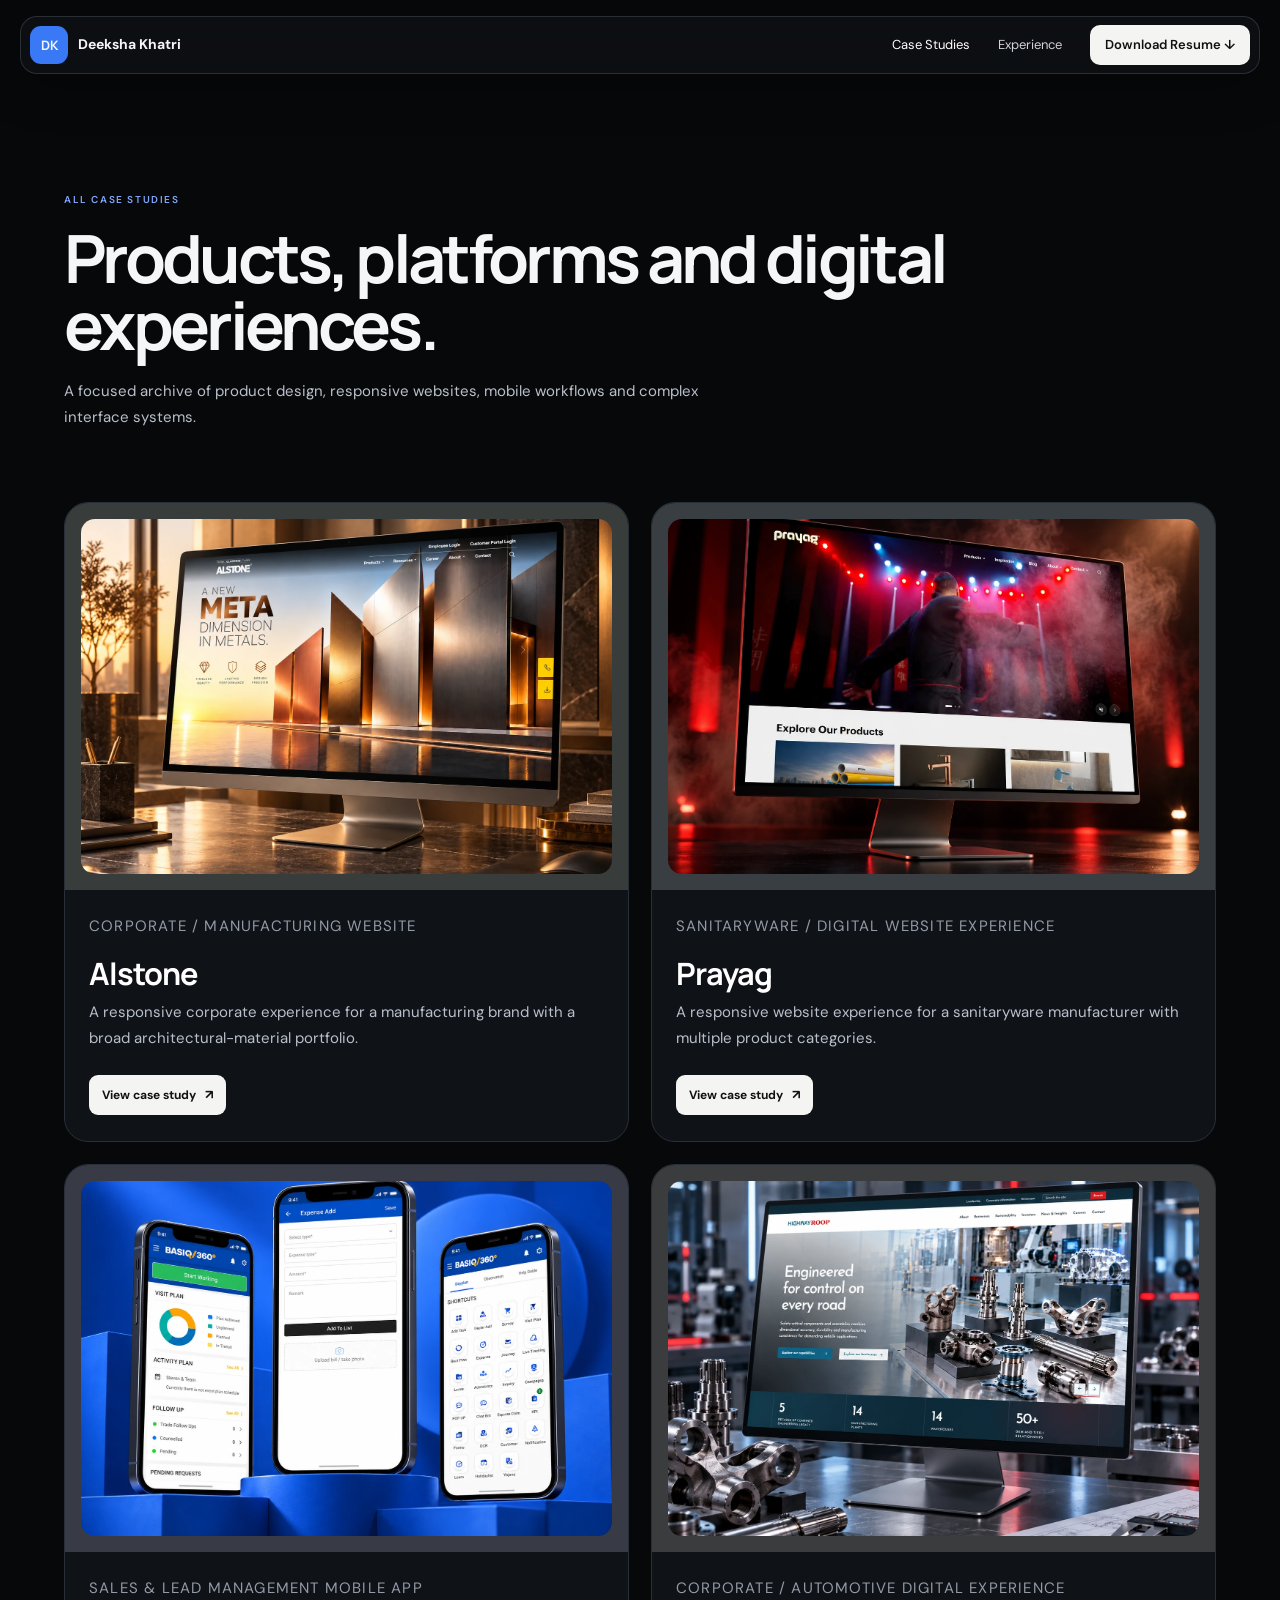
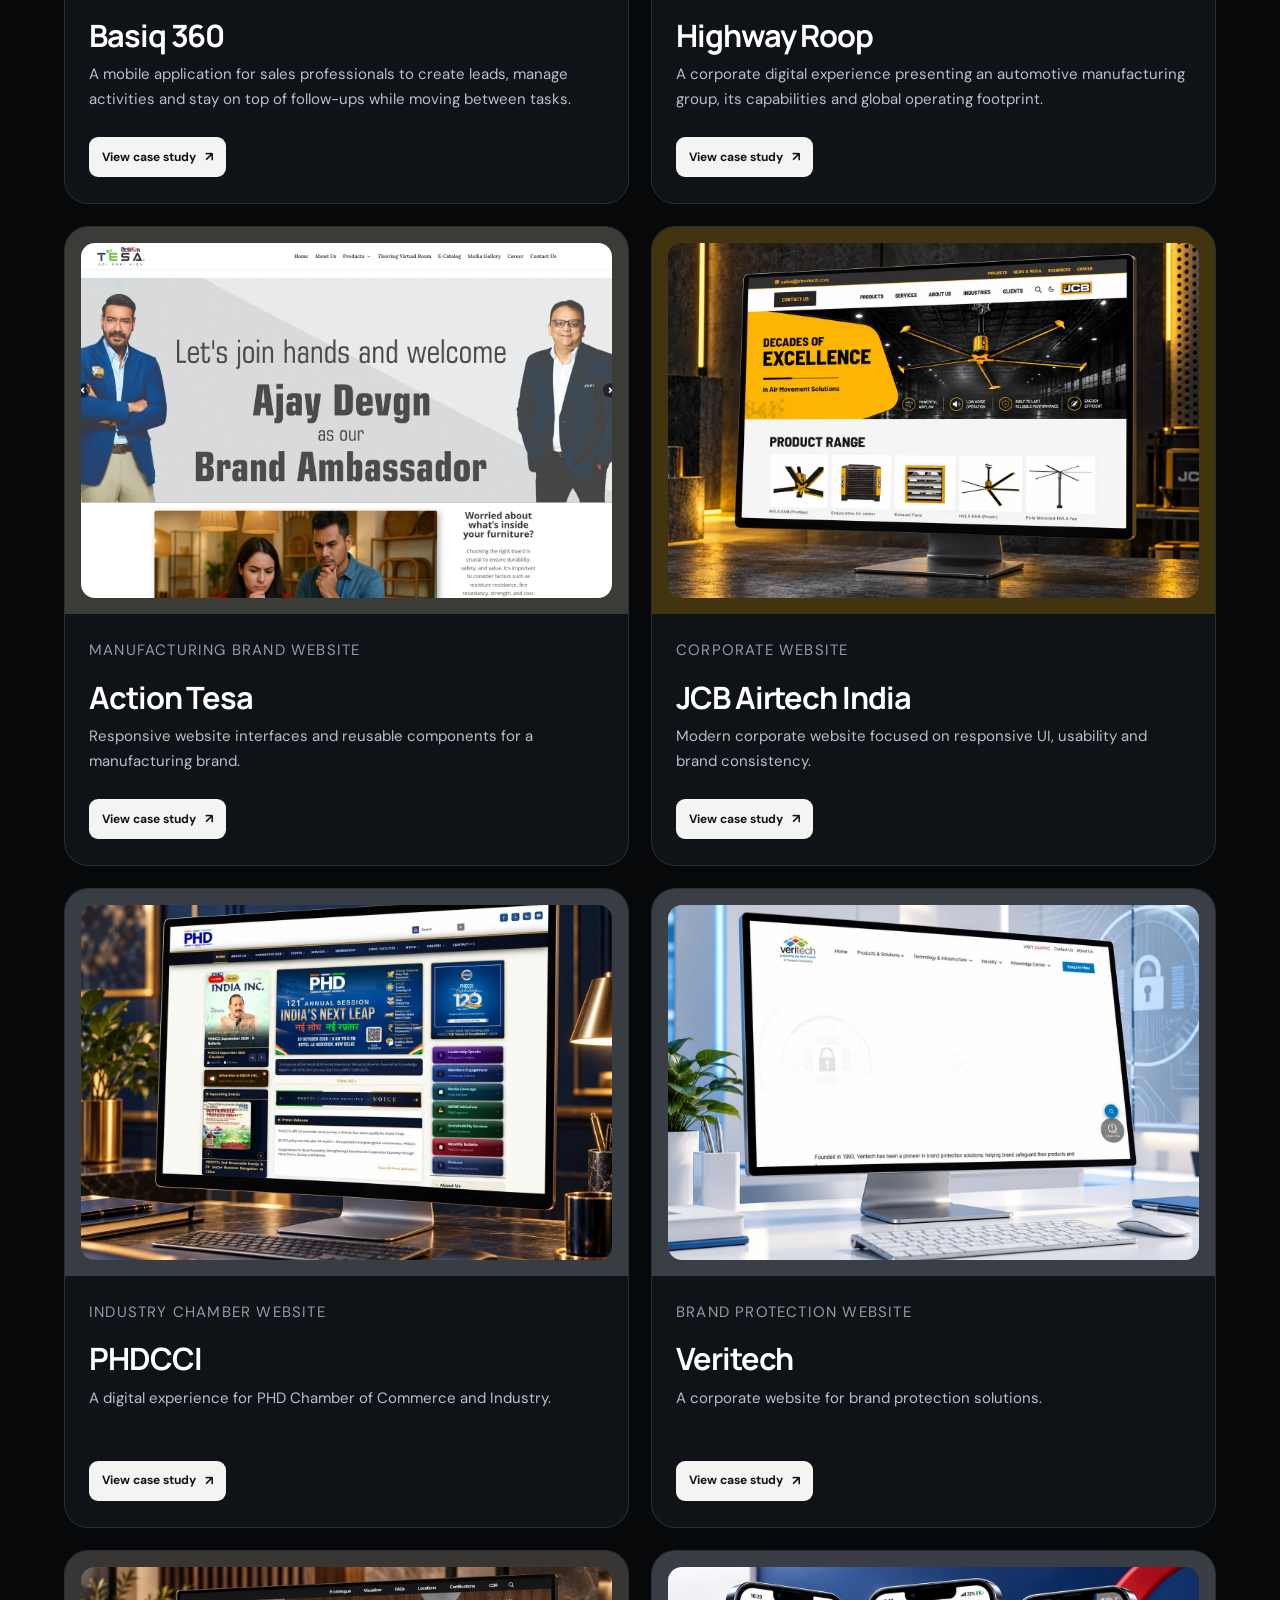
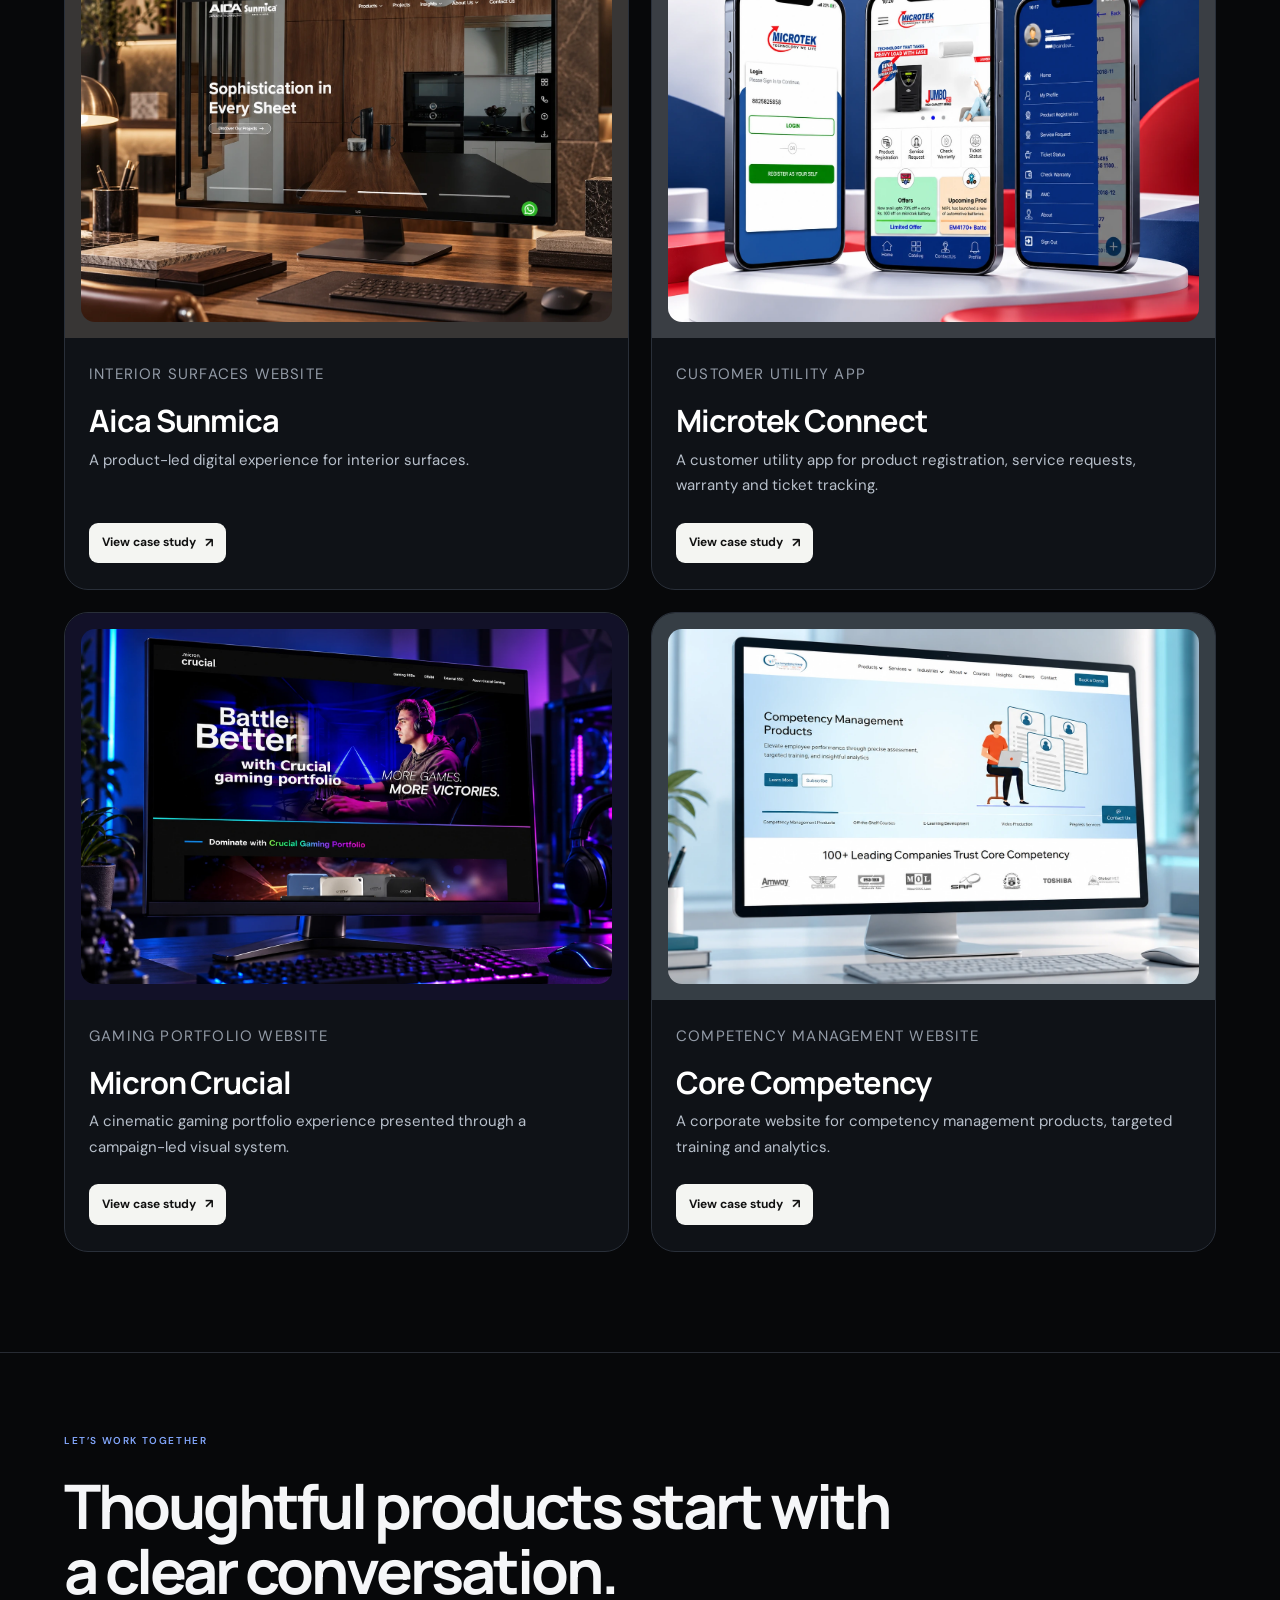
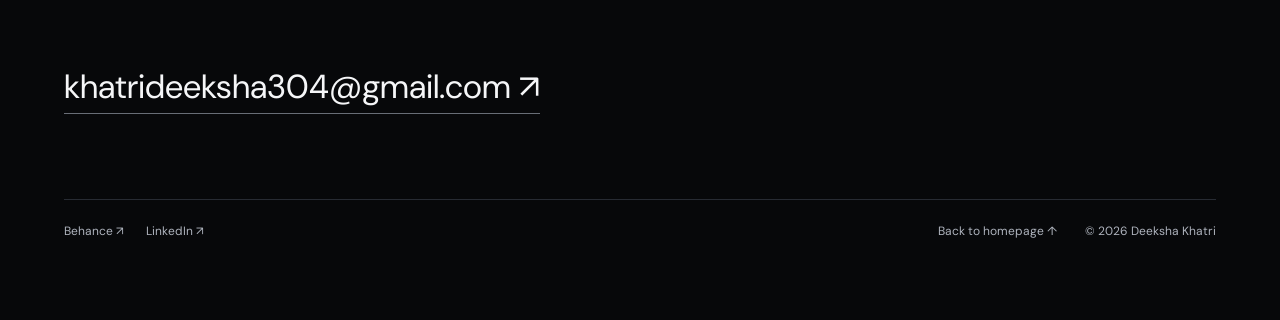
<file: work.html>
<!doctype html><html lang="en"><head><meta charset="utf-8"><meta name="viewport" content="width=device-width,initial-scale=1"><meta name="theme-color" content="#07080a"><title>All Case Studies — Deeksha Khatri</title><meta name="description" content="Selected UI/UX and product design case studies by Deeksha Khatri."><link rel="preconnect" href="https://fonts.googleapis.com"><link rel="preconnect" href="https://fonts.gstatic.com" crossorigin><link href="https://fonts.googleapis.com/css2?family=DM+Sans:wght@400;500;600;700&family=Manrope:wght@500;600;700&display=swap" rel="stylesheet"><link rel="stylesheet" href="styles.css?v=20261011-3"><link rel="stylesheet" href="layout-fixes.css?v=20261011-3"><link rel="stylesheet" href="work-page.css?v=20261011-3"></head><body class="work-page"><header class="site-header"><a class="brand" href="index.html#top"><span>DK</span><strong>Deeksha Khatri</strong></a><button class="menu-button" aria-label="Open navigation">Menu</button><nav><a href="work.html" aria-current="page">Case Studies</a><a href="index.html#experience">Experience</a><a class="header-cta" href="assets/Deeksha_Khatri_Resume.pdf" target="_blank" rel="noopener">Download Resume ↓</a></nav></header><main><section class="work-hero shell"><p class="eyebrow">All case studies</p><h1>Products, platforms and digital experiences.</h1><p>A focused archive of product design, responsive websites, mobile workflows and complex interface systems.</p></section><section class="work-library shell" aria-label="Portfolio case studies"><div id="all-work-grid" class="all-work-grid"></div></section></main><footer><div class="shell"><p class="eyebrow">Let’s work together</p><h2>Thoughtful products start with a clear conversation.</h2><a class="email" href="mailto:khatrideeksha304@gmail.com">khatrideeksha304@gmail.com ↗</a><div class="footer-row"><div><a href="https://www.behance.net/deekshakhatri" target="_blank" rel="noopener">Behance ↗</a><a href="https://www.linkedin.com/in/deeksha-khatri-a18902249/" target="_blank" rel="noopener">LinkedIn ↗</a></div><a href="index.html">Back to homepage ↑</a><span>© <span id="work-year"></span> Deeksha Khatri</span></div></div></footer><script src="projects.js?v=20261011-3"></script><script>
const grid=document.querySelector('#all-work-grid');
grid.innerHTML=PORTFOLIO_PROJECTS.map((p,i)=>{const media=p.thumbnail||p.image;const visual=media?`<img src="${media}" alt="${p.title} project cover" loading="lazy">`:`<div class="generated-cover" aria-label="${p.title} project cover"><span>${p.category}</span><strong>${p.title}</strong><i>DK / CASE STUDY</i></div>`;return `<article class="all-work-card" style="--project-tone:${p.tone};--project-ink:${p.ink}"><a class="all-work-visual" href="project.html?project=${encodeURIComponent(p.slug)}">${visual}</a><div class="all-work-copy"><div><p>${p.category}</p></div><h2><a href="project.html?project=${encodeURIComponent(p.slug)}">${p.title}</a></h2><p>${p.overview}</p><a class="work-card-cta" href="project.html?project=${encodeURIComponent(p.slug)}">View case study <b>↗</b></a></div></article>`}).join('');
document.querySelector('#work-year').textContent=new Date().getFullYear();
const menu=document.querySelector('.menu-button'),nav=document.querySelector('.site-header nav');menu?.addEventListener('click',()=>nav.classList.toggle('open'));
</script></body></html>
</file>
<file: styles.css>
:root{--bg:#07080a;--panel:#0f1115;--panel-2:#15181e;--text:#f5f6f8;--muted:#aeb3bd;--subtle:#7f8692;--line:#272b33;--blue:#3979f6;--page:1240px;--pad:clamp(20px,4vw,64px);--section:clamp(88px,9vw,132px);--radius:24px}*{box-sizing:border-box}html{scroll-behavior:smooth}body{margin:0;overflow-x:hidden;background:var(--bg);color:var(--text);font-family:'DM Sans',sans-serif;line-height:1.55}a{color:inherit;text-decoration:none}img{max-width:100%}.shell,.case-shell{width:min(var(--page),calc(100% - var(--pad)*2));margin-inline:auto}.skip{position:fixed;top:-70px;left:18px;z-index:100;background:#fff;color:#111;padding:10px 14px;border-radius:8px}.skip:focus{top:18px}.site-header{position:fixed;z-index:50;top:16px;left:50%;transform:translateX(-50%);width:min(var(--page),calc(100% - 32px));height:58px;padding:7px 9px;display:flex;align-items:center;justify-content:space-between;border:1px solid rgba(93,100,113,.38);border-radius:17px;background:rgba(14,16,20,.88);backdrop-filter:blur(18px);box-shadow:0 14px 45px rgba(0,0,0,.28)}.brand{display:flex;align-items:center;gap:10px}.brand span{width:38px;height:38px;display:grid;place-items:center;border-radius:11px;background:var(--blue);font:700 13px 'Manrope'}.brand strong{font-size:14px}.site-header nav{display:flex;align-items:center;gap:28px;color:#d0d3da;font-size:13px}.site-header nav>a:not(.header-cta):hover{color:#fff}.header-cta{padding:10px 15px;border-radius:10px;background:#f4f5f2;color:#111;font-weight:600}.menu-button{display:none;background:none;border:0;color:#fff}.eyebrow{margin:0;color:#82a6fb;font-size:10px;font-weight:600;letter-spacing:.16em;text-transform:uppercase}.hero{min-height:650px;padding-top:130px;display:flex;flex-direction:column;justify-content:center}.identity{display:flex;align-items:center;gap:13px}.identity img{width:52px;height:52px;border-radius:50%;object-fit:cover;object-position:center 22%}.identity strong{font-size:16px}.identity p{margin:2px 0 0;color:var(--muted);font-size:12px}.hero-grid{display:grid;grid-template-columns:minmax(0,930px) auto;gap:36px;align-items:end;margin:42px 0 26px}.hero h1{margin:0;font:500 clamp(46px,5.4vw,76px)/1.03 'Manrope';letter-spacing:-.058em}.hero-grid>a{justify-self:end;border-bottom:1px solid #5b606a;padding-bottom:5px;font-size:14px}.hero-summary{max-width:650px;margin:0;color:#c6cad2;font-size:16px}.archive{padding:0 0 92px;overflow:hidden}.auto-rail{overflow:hidden;-webkit-mask-image:linear-gradient(90deg,transparent,#000 5%,#000 95%,transparent)}.auto-track{display:flex;width:max-content;gap:14px;animation:rail 36s linear infinite}.auto-track:hover{animation-play-state:paused}@keyframes rail{to{transform:translateX(-50%)}}.archive-card{width:310px;flex:0 0 auto}.project-thumb{position:relative;height:230px;overflow:hidden;border:1px solid rgba(255,255,255,.15);border-radius:20px;background:var(--tone);color:var(--ink);isolation:isolate;transition:transform .45s,border-radius .45s}.project-thumb:before{content:"";position:absolute;inset:0;background:radial-gradient(circle at 18% 5%,rgba(255,255,255,.32),transparent 35%);z-index:-1}.project-thumb img{width:100%;height:100%;object-fit:cover;object-position:top;transition:transform 2.5s cubic-bezier(.2,.75,.15,1)}.thumb-browser{position:absolute;inset:20px 18px -20px;border-radius:14px 14px 0 0;overflow:hidden;background:#fff;box-shadow:0 20px 35px rgba(0,0,0,.25)}.thumb-browser:before{content:"•••";display:block;height:22px;padding-left:10px;color:#9a9ea6;font:600 10px/18px sans-serif;letter-spacing:2px;background:#eceef2}.thumb-browser img{height:calc(100% - 22px)}.thumb-basiq360 .thumb-browser{inset:18px 58px -35px;border-radius:28px 28px 0 0}.thumb-basiq360 .thumb-browser:before{display:none}.thumb-basiq360 .thumb-browser img{height:100%}.thumb-prayag{background:#0b0b0c}.thumb-highway-roop,.thumb-pp-jewellers{display:flex;flex-direction:column;justify-content:space-between;padding:25px}.thumb-highway-roop strong,.thumb-pp-jewellers strong{font:600 35px/1 'Manrope';letter-spacing:-.05em}.thumb-highway-roop small,.thumb-pp-jewellers small{max-width:190px}.thumb-label{position:absolute;z-index:3;left:12px;bottom:12px;padding:8px 10px;border-radius:999px;background:rgba(8,9,11,.82);backdrop-filter:blur(8px);color:#fff;font-size:10px}.archive-card:hover .project-thumb,.work-media:hover .project-thumb{transform:translateY(-4px);border-radius:28px}.archive-card:hover img,.work-media:hover img{transform:scale(1.045)}.selected{padding:0 0 var(--section);border-top:1px solid var(--line)}.section-head{padding:var(--section) 0 50px}.section-head h2,.process-intro h2{max-width:780px;margin:16px 0 12px;font:500 clamp(34px,4.2vw,56px)/1.06 'Manrope';letter-spacing:-.05em}.section-head>p:last-child,.process-intro>p:last-child{margin:0;color:var(--muted)}.selected-grid{display:grid;gap:26px}.work-card{position:sticky;top:92px;display:grid;grid-template-columns:1.02fr .98fr;min-height:430px;overflow:hidden;border:1px solid #2b2f37;border-radius:26px;background:#f2f1ed;color:#111;box-shadow:0 28px 80px rgba(0,0,0,.42)}.work-media{min-height:430px;background:var(--tone)}.work-media .project-thumb{height:100%;border:0;border-radius:0}.work-media .thumb-browser{inset:36px 28px -30px}.work-copy{min-height:430px;padding:42px;display:flex;flex-direction:column}.work-type{margin:0;color:#62666d;font-size:11px}.work-type i{display:inline-block;width:4px;height:4px;margin:0 8px;border-radius:50%;background:#a5a8ad}.work-copy h3{margin:20px 0 14px;font:600 clamp(25px,2.7vw,38px)/1.08 'Manrope';letter-spacing:-.045em}.work-copy>p:not(.work-type){margin:0;color:#656970;font-size:14px}.work-copy dl{display:grid;grid-template-columns:1fr 1fr;gap:18px;margin:auto 0 24px}.work-copy dl div{border-top:1px solid #d0d0ca;padding-top:12px}.work-copy dt{color:#85888e;font-size:10px}.work-copy dd{margin:5px 0 0;font-size:12px}.project-cta{align-self:flex-start;padding:11px 14px;border-radius:10px;background:#0b0c0e;color:#fff;font-size:12px;font-weight:600}.about{position:relative;padding:var(--section) 0 0;border-top:1px solid var(--line);background:#07080a;overflow:hidden}.about:before{content:"";position:absolute;inset:0;opacity:.12;pointer-events:none;background-image:url("data:image/svg+xml,%3Csvg viewBox='0 0 160 160' xmlns='http://www.w3.org/2000/svg'%3E%3Cfilter id='n'%3E%3CfeTurbulence type='fractalNoise' baseFrequency='.9' numOctaves='3' stitchTiles='stitch'/%3E%3C/filter%3E%3Crect width='100%25' height='100%25' filter='url(%23n)' opacity='.22'/%3E%3C/svg%3E")}.about-scene{position:relative;min-height:0}.about-photo{position:relative;z-index:1;width:min(55vw,680px);height:680px;margin:0 auto;overflow:hidden;border-radius:28px;background:linear-gradient(145deg,#214b9d,#3478ed)}.about-photo img{width:100%;height:100%;object-fit:cover;object-position:center 10%}.about-panel{position:relative;z-index:3;width:min(55vw,680px);margin:38px auto 0;padding:52px 48px 0;overflow:hidden;border:1px solid #272b33;border-radius:24px;background:#0d0f13;box-shadow:0 36px 90px rgba(0,0,0,.55);will-change:transform}.about-panel h2{max-width:570px;margin:22px 0 28px;font:600 clamp(34px,3.2vw,46px)/1.08 'Manrope';letter-spacing:-.045em}.about-copy p{margin:0 0 16px;color:#c6cad2;font-size:14px}.about-primary-cta{display:flex;justify-content:center;gap:8px;margin:27px 0;padding:13px 18px;border-radius:999px;background:#1c2028;font-size:12px;font-weight:600}.timeline>.eyebrow{padding:4px 0 16px}.timeline article{display:grid;grid-template-columns:120px 1fr;gap:20px;padding:18px 0;border-top:1px solid #292d35}.timeline time,.timeline article p{color:#969da9;font-size:11px}.timeline h3,.timeline article p{margin:0}.timeline h3{font-size:13px}.capability-list{display:flex;flex-wrap:wrap;gap:7px;padding:26px 0 30px;border-top:1px solid #292d35}.capability-list span{padding:8px 10px;border:1px solid #30353f;border-radius:999px;color:#bdc2cc;font-size:10px}.software{position:relative;z-index:4;padding:88px 0 112px;border-top:1px solid var(--line);background:#07080a;overflow:hidden}.software .shell{text-align:center}.software h2{max-width:680px;margin:16px auto 46px;font:600 clamp(30px,3.5vw,44px)/1.1 'Manrope';letter-spacing:-.04em}.software-rail{overflow:hidden;-webkit-mask-image:linear-gradient(90deg,transparent,#000 6%,#000 94%,transparent)}.software-track{display:flex;width:max-content;gap:20px;animation:tools 26s linear infinite}@keyframes tools{to{transform:translateX(-50%)}}.software-track>span{width:112px;height:112px;display:flex;flex-direction:column;align-items:center;justify-content:center;gap:9px;border:1px solid #2b2f37;border-radius:20px;background:#101216;color:#e8eaf0;font-size:11px}.software-track img{width:39px;height:39px}.software-track .adobe-icon{font:700 27px 'Manrope';color:#44a7ff}.software-track .ai{color:#ff9b1a}.software-track .id{color:#ff4b91}.software-track small{font:9px 'DM Sans';color:#c9cdd5}.process{padding:var(--section) 0}.process-intro{display:grid;grid-template-columns:150px minmax(0,760px) 1fr;gap:36px;align-items:start}.process-intro h2{margin:0}.process-intro>p:last-child{align-self:end}.process-timeline{position:relative;margin-top:72px;padding:28px 0 10px}.process-line{position:absolute;left:0;right:0;top:49px;height:2px;background:#252a32}.process-line i{display:block;width:0;height:100%;background:linear-gradient(90deg,#3979f6,#7ca4ff);transition:width .35s ease}.process-steps{position:relative;display:grid;grid-template-columns:repeat(6,1fr);gap:18px}.process-steps article{min-width:0;opacity:.32;transform:translateY(14px);transition:.45s ease}.process-steps article:before{content:"";display:block;width:13px;height:13px;margin:15px 0 35px;border:4px solid var(--bg);border-radius:50%;background:#4d535e;box-shadow:0 0 0 1px #4d535e;transition:.35s}.process-steps article.active{opacity:1;transform:none}.process-steps article.active:before{background:#6e99ff;box-shadow:0 0 0 1px #6e99ff,0 0 22px #3979f6}.process-steps span{color:#7098fa;font-size:10px}.process-steps h3{margin:8px 0;font:600 20px 'Manrope'}.process-steps p{margin:0;color:#aeb3bd;font-size:12px}footer{padding:var(--section) 0 34px;border-top:1px solid var(--line);background:#07080a}footer h2{max-width:860px;margin:26px 0 58px;font:500 clamp(38px,4.8vw,64px)/1.05 'Manrope';letter-spacing:-.05em}.email{font-size:clamp(20px,2.6vw,34px);border-bottom:1px solid #686d76;padding-bottom:5px}.footer-row{display:grid;grid-template-columns:1fr auto auto;gap:28px;margin-top:86px;padding-top:22px;border-top:1px solid var(--line);color:#aeb3bd;font-size:12px}.footer-row>div{display:flex;gap:22px}.section-reveal{opacity:0;transform:translateY(26px);transition:opacity .75s cubic-bezier(.2,.65,.2,1),transform .75s cubic-bezier(.2,.65,.2,1)}.section-reveal.visible{opacity:1;transform:none}
/* Case studies */
.case-body{background:#f4f4f1;color:#131416}.case-body .site-header{background:rgba(18,20,24,.9);color:#fff}.case-body main{padding-top:96px}.case-shell{max-width:1120px}.case-hero{padding:56px 0 30px}.case-hero-grid{display:grid;grid-template-columns:minmax(0,1fr) 320px;gap:64px;align-items:end}.case-hero h1{max-width:760px;margin:16px 0 18px;font:600 clamp(40px,4.8vw,64px)/1.04 'Manrope';letter-spacing:-.055em}.case-hero p:last-child{max-width:680px;color:#5e636c}.case-theme-chip{justify-self:end;padding:12px 15px;border-radius:999px;background:var(--case);color:var(--case-ink);font-size:12px;font-weight:600}.case-cover{width:min(1280px,calc(100% - 32px));margin:20px auto 0;padding:clamp(26px,4vw,54px);overflow:hidden;border-radius:28px 28px 0 0;background:var(--case)}.case-cover .project-thumb{height:min(56vw,610px);border:0;border-radius:20px}.case-cover .thumb-browser{inset:38px 8% -45px}.case-facts{width:min(1280px,calc(100% - 32px));margin:auto;padding:22px 0;border-radius:0 0 28px 28px;background:#141619;color:#fff}.facts-grid{display:grid;grid-template-columns:repeat(4,1fr)}.facts-grid div{padding:0 24px;border-left:1px solid #343840}.facts-grid div:first-child{border-left:0}.facts-grid span{display:block;color:#8e95a0;font-size:10px;text-transform:uppercase;letter-spacing:.1em}.facts-grid b{display:block;margin-top:7px;font-size:13px}.case-section{padding:clamp(72px,8vw,112px) 0}.case-section h2,.case-quick h2,.case-thanks h2{max-width:780px;margin:15px 0 38px;font:600 clamp(30px,3.6vw,48px)/1.1 'Manrope';letter-spacing:-.04em}.case-quick{padding:90px 0}.quick-grid{display:grid;grid-template-columns:repeat(3,1fr);gap:16px}.quick-grid article,.research-grid article,.solution-grid article,.case-process article{padding:25px;border:1px solid #d9dad6;border-radius:18px;background:#fff}.quick-grid span,.research-grid span,.solution-grid b,.case-process span{color:var(--case-ink);font-size:11px;font-weight:700}.quick-grid p,.quick-grid li,.case-section p,.case-section li{color:#5e636c;font-size:14px}.case-deep-intro{text-align:center;padding:45px 0 55px}.case-deep-intro h2{margin:7px 0;font:600 28px 'Manrope'}.case-dark{background:#151719;color:#f5f6f8}.case-dark p,.case-dark li{color:#c3c7ce}.case-two{display:grid;grid-template-columns:.8fr 1.2fr;gap:70px}.case-two h2{margin-top:15px}.statement{padding:28px 0;border-top:1px solid #343840}.statement span{color:#8ea9ef;font-size:10px;text-transform:uppercase;letter-spacing:.12em}.statement h2{max-width:900px;margin:12px 0 0;font-size:clamp(27px,3vw,40px)}.research-grid,.solution-grid,.case-process{display:grid;grid-template-columns:repeat(3,1fr);gap:16px}.research-grid h3,.solution-grid h3,.case-process h3{font:600 19px 'Manrope'}.case-note{margin-top:20px;padding:18px 20px;border-radius:14px;background:#e4e7ec;color:#555b65;font-size:12px}.findings ul{display:grid;gap:12px;padding:0;list-style:none}.findings li{padding:18px;border:1px solid #343840;border-radius:14px}.audit-board{display:flex;align-items:center;justify-content:space-between;gap:12px;margin-top:38px;padding:26px;overflow:auto;border-radius:18px;background:#fff;border:1px solid #d9dad6;white-space:nowrap}.audit-board span{padding:11px 13px;border-radius:9px;background:var(--case);color:var(--case-ink);font-size:12px}.audit-board i{color:#969ca5}.case-visual-panel{padding:clamp(22px,4vw,50px);border-radius:24px;background:var(--case)}.case-visual-panel .project-thumb{height:min(52vw,560px);border:0}.case-impact{display:grid;grid-template-columns:1fr 1fr;gap:16px}.case-impact article{padding:28px;border:1px solid #343840;border-radius:18px;background:#202328}.case-impact h3{margin:0 0 10px;font:600 20px 'Manrope'}.case-impact p{margin:0}.case-thanks{padding:110px 0;text-align:center;background:#151719;color:#fff}.case-thanks h2{margin:16px auto}.case-next{display:flex;justify-content:space-between;gap:24px;padding-top:34px;padding-bottom:50px;color:#34373c;font-size:13px}
@media(max-width:900px){:root{--section:88px}.hero{min-height:620px}.hero-grid{grid-template-columns:1fr}.hero-grid>a{justify-self:start}.process-intro{grid-template-columns:1fr;gap:14px}.process-intro>p:last-child{max-width:500px}.process-steps{min-width:900px}.process-timeline{overflow-x:auto;padding-bottom:22px}.process-line{width:900px}.about-photo,.about-panel{width:min(76vw,650px)}.case-hero-grid{grid-template-columns:1fr}.case-theme-chip{justify-self:start}.case-two{grid-template-columns:1fr;gap:22px}.research-grid,.solution-grid,.case-process{grid-template-columns:1fr 1fr}}
@media(max-width:700px){:root{--pad:20px;--section:74px}.site-header{height:56px;left:16px;right:16px;transform:none;width:auto}.brand strong{display:none}.site-header nav{display:none;position:absolute;top:64px;left:0;right:0;padding:18px;align-items:flex-start;flex-direction:column;border:1px solid var(--line);border-radius:16px;background:#101216}.site-header.menu-open nav{display:flex}.menu-button{display:block}.hero{min-height:610px;padding-top:112px}.hero-grid{margin:34px 0 20px}.hero h1{font-size:43px}.hero-summary{font-size:14px}.archive{padding-bottom:70px}.archive-card{width:250px}.project-thumb{height:190px}.selected-grid{gap:22px}.work-card{position:relative;top:auto;grid-template-columns:1fr;min-height:0}.work-media{min-height:270px}.work-copy{min-height:370px;padding:28px 24px}.work-copy dl{margin-top:34px}.about-photo,.about-panel{width:94%}.about-photo{height:480px}.about-panel{margin-top:28px;padding:32px 24px 0}.about-panel h2{font-size:30px}.timeline article{grid-template-columns:1fr;gap:7px}.software{padding:70px 0 86px}.software-track>span{width:96px;height:96px}.process-steps{min-width:800px}.process-line{width:800px}.process-steps article:before{margin-bottom:26px}footer h2{font-size:38px}.footer-row{grid-template-columns:1fr;gap:20px}.case-body main{padding-top:82px}.case-hero{padding-top:38px}.case-hero h1{font-size:38px}.case-cover,.case-facts{width:calc(100% - 20px)}.case-cover{padding:16px}.case-cover .project-thumb{height:410px}.facts-grid{grid-template-columns:1fr 1fr}.facts-grid div{padding:12px 16px;border-left:0;border-top:1px solid #343840}.quick-grid,.research-grid,.solution-grid,.case-process,.case-impact{grid-template-columns:1fr}.case-section{padding:72px 0}.audit-board{align-items:stretch;flex-direction:column}.audit-board i{transform:rotate(90deg);align-self:center}.case-next{flex-direction:column}.case-visual-panel .project-thumb{height:390px}}
@media(prefers-reduced-motion:reduce){html{scroll-behavior:auto}.auto-track,.software-track{animation-play-state:paused}.section-reveal{opacity:1;transform:none;transition:none}.about-panel{transform:none!important}.process-line i{transition:none}}
/* Final responsive containment pass */
html,body{max-width:100%;overflow-x:hidden}.work-card,.work-media,.work-copy,.hero-grid>*{min-width:0}
@media(max-width:700px){.shell,.case-shell{width:calc(100% - 32px)}.hero h1{font-size:clamp(36px,10.2vw,41px);line-height:1.04;overflow-wrap:break-word}.hero-grid{width:100%}.hero-summary{width:100%;font-size:13px}.section-head h2,.process-intro h2{font-size:32px;overflow-wrap:break-word}.selected-grid,.work-card,.work-media,.work-copy{width:100%;max-width:100%}.work-copy h3{font-size:26px;overflow-wrap:break-word}.work-copy dl{grid-template-columns:1fr;gap:12px}.archive-card{width:230px}.project-thumb{height:176px}.case-hero h1{font-size:34px;overflow-wrap:break-word}.case-section h2,.case-quick h2,.case-thanks h2{font-size:29px;overflow-wrap:break-word}.facts-grid b{overflow-wrap:anywhere}.email{font-size:18px;overflow-wrap:anywhere}}
@media(max-width:380px){.hero h1{font-size:34px}.identity strong{font-size:14px}.archive-card{width:215px}.work-media{min-height:245px}.work-copy h3{font-size:24px}}

/* Requested scrollbar, About cleanup and device-style thumbnails */
html{scrollbar-width:none;-ms-overflow-style:none}html::-webkit-scrollbar,body::-webkit-scrollbar{display:none;width:0;height:0}
.about{padding-top:72px;background:#07080a}.about:before{display:none}.software{padding-top:68px}
.thumb-alstone,.thumb-prayag,.thumb-action-tesa,.thumb-jcb-airtech{background:linear-gradient(145deg,#16191f,#323842)}
.project-thumb:not(.thumb-basiq360) .thumb-browser{inset:30px 30px 54px;border:7px solid #101217;border-bottom-width:12px;border-radius:9px;overflow:hidden;background:#0f1115;box-shadow:0 18px 34px rgba(0,0,0,.38)}
.project-thumb:not(.thumb-basiq360) .thumb-browser:before{content:"";display:block;height:5px;padding:0;background:#101217}
.project-thumb:not(.thumb-basiq360) .thumb-browser img{height:calc(100% - 5px);object-fit:cover;object-position:top}
.thumb-alstone:after,.thumb-prayag:after,.thumb-action-tesa:after,.thumb-jcb-airtech:after{content:"";position:absolute;z-index:2;left:50%;bottom:27px;width:46%;height:13px;transform:translateX(-50%);border-radius:3px 3px 9px 9px;background:linear-gradient(180deg,#aeb4bd,#6f7680);box-shadow:0 5px 12px rgba(0,0,0,.32)}
.thumb-alstone:before,.thumb-prayag:before,.thumb-action-tesa:before,.thumb-jcb-airtech:before{z-index:2;left:50%;top:auto;bottom:36px;width:24px;height:24px;transform:translateX(-50%);background:#8e959f;clip-path:polygon(37% 0,63% 0,76% 100%,24% 100%)}
.thumb-basiq360{background:linear-gradient(145deg,#1d2ed0,#315cf0)}.thumb-basiq360 .thumb-browser{inset:18px auto -28px 50%;width:126px;height:225px;transform:translateX(-50%);border:7px solid #0d1015;border-radius:24px 24px 0 0;box-shadow:0 18px 35px rgba(0,0,0,.4)}.thumb-basiq360 .thumb-browser:before{content:"";display:block;position:absolute;z-index:2;top:5px;left:50%;width:34px;height:7px;transform:translateX(-50%);border-radius:99px;background:#090b0e}.thumb-basiq360 .thumb-browser img{width:100%;height:100%;object-fit:cover;object-position:15% 55%;transform:none}.archive-card .thumb-label{display:none}
.work-media .project-thumb:not(.thumb-basiq360) .thumb-browser{inset:48px 44px 76px;border-width:9px;border-bottom-width:15px}.work-media .thumb-alstone:after,.work-media .thumb-prayag:after,.work-media .thumb-action-tesa:after,.work-media .thumb-jcb-airtech:after{bottom:38px;height:17px}.work-media .thumb-alstone:before,.work-media .thumb-prayag:before,.work-media .thumb-action-tesa:before,.work-media .thumb-jcb-airtech:before{bottom:50px;width:34px;height:35px}.work-media .thumb-basiq360 .thumb-browser{width:210px;height:390px;top:28px;border-radius:34px 34px 0 0}
@media(max-width:700px){.about{padding-top:54px}.software{padding-top:56px}.project-thumb:not(.thumb-basiq360) .thumb-browser{inset:24px 22px 46px}.work-media .project-thumb:not(.thumb-basiq360) .thumb-browser{inset:30px 22px 58px}.work-media .thumb-alstone:after,.work-media .thumb-prayag:after,.work-media .thumb-action-tesa:after,.work-media .thumb-jcb-airtech:after{bottom:27px}.work-media .thumb-alstone:before,.work-media .thumb-prayag:before,.work-media .thumb-action-tesa:before,.work-media .thumb-jcb-airtech:before{bottom:38px}.work-media .thumb-basiq360 .thumb-browser{width:150px;height:275px;top:18px}}

.thumb-highway-roop,.thumb-pp-jewellers{display:block;padding:0;background:linear-gradient(145deg,#16191f,#323842)}.thumb-fallback{height:100%;display:flex;flex-direction:column;justify-content:space-between;padding:24px;background:var(--tone);color:var(--ink)}.thumb-fallback strong{font:600 clamp(22px,2.4vw,34px)/1 'Manrope';letter-spacing:-.05em}.thumb-fallback small{max-width:180px;font-size:10px}.thumb-highway-roop:after,.thumb-pp-jewellers:after{content:"";position:absolute;z-index:2;left:50%;bottom:27px;width:46%;height:13px;transform:translateX(-50%);border-radius:3px 3px 9px 9px;background:linear-gradient(180deg,#aeb4bd,#6f7680);box-shadow:0 5px 12px rgba(0,0,0,.32)}.thumb-highway-roop:before,.thumb-pp-jewellers:before{z-index:2;left:50%;top:auto;bottom:36px;width:24px;height:24px;transform:translateX(-50%);background:#8e959f;clip-path:polygon(37% 0,63% 0,76% 100%,24% 100%)}.work-media .thumb-highway-roop:after,.work-media .thumb-pp-jewellers:after{bottom:38px;height:17px}.work-media .thumb-highway-roop:before,.work-media .thumb-pp-jewellers:before{bottom:50px;width:34px;height:35px}

/* Generated editorial mockup thumbnails */
.mockup-thumb{background:#111}.mockup-thumb>img{width:100%;height:100%;object-fit:cover;object-position:center;transform:none}.mockup-thumb:before,.mockup-thumb:after{display:none!important}.archive-card:hover .mockup-thumb>img,.work-media:hover .mockup-thumb>img{transform:scale(1.035)}.work-media .mockup-thumb{height:100%}.case-cover .mockup-thumb{height:min(58vw,650px)}
/* Focused case-study system */
.case-section{padding:72px 0}.case-section h2{margin-bottom:30px}.case-lead p:first-child{font-size:20px;color:#25282e}.challenge-display{display:grid;grid-template-columns:170px 1fr;gap:40px;padding-top:28px;border-top:1px solid #343840}.challenge-display>span{color:#86a7f5;font-size:11px;text-transform:uppercase;letter-spacing:.12em}.challenge-display h2{margin:0;max-width:900px}.role-board{display:grid;grid-template-columns:.8fr 1.35fr .85fr;gap:14px}.role-board article{min-height:180px;padding:24px;border:1px solid #d9dad6;border-radius:18px;background:#fff}.role-board span,.direction-board span{color:#777d87;font-size:10px;text-transform:uppercase;letter-spacing:.12em}.role-board h3{margin:16px 0;font:600 22px/1.25 'Manrope'}.role-board p{margin:16px 0}.research-section{background:#eceee9}.insight-list{display:grid;gap:9px;margin-top:24px;padding:0;list-style:none}.insight-list li{padding:15px 17px;border-radius:12px;background:#fff;color:#353940!important}.flow-map{display:grid;grid-template-columns:1fr auto 1fr auto 1fr auto 1fr;gap:12px;align-items:center}.flow-map>div{min-height:155px;padding:22px;border:1px solid #343840;border-radius:17px;background:#1d2024;display:flex;flex-direction:column}.flow-map span{color:#789ef7;font-size:10px}.flow-map b{margin:24px 0 5px}.flow-map small{color:#9299a5}.flow-map i{color:#799ef6;font-style:normal}.case-caption{max-width:650px;margin:-15px 0 32px;color:#6e747e}.wireframe-grid{display:grid;grid-template-columns:repeat(3,1fr);gap:18px}.wireframe-grid article{padding:16px;border:1px solid #d8dad6;border-radius:20px;background:#fff}.wireframe-grid h3{margin:16px 5px 4px;font:600 15px 'Manrope'}.wire-ui{height:300px;padding:18px;border-radius:12px;background:#e9ebee;display:grid;grid-template-rows:18px 1.2fr .5fr .5fr 36px;gap:10px}.wire-ui>*{display:block;border-radius:7px;background:#c9cdd3}.wire-ui i{width:44%;background:#afb5be}.wire-ui span{background:#d4d7dc}.wire-ui em{width:45%;background:#9da5b0}.wire-ui.dense{grid-template-rows:18px repeat(3,1fr) 36px}.wire-ui.action b{background:#bbc1c9}.direction-board{display:grid;grid-template-columns:1.2fr 1fr 1fr;gap:16px;padding:24px;border:1px solid #d8dad6;border-radius:20px;background:#fff}.direction-board>div:not(.color-stack){display:flex;flex-direction:column;justify-content:space-between;padding:8px}.direction-board strong{font:600 19px/1.35 'Manrope'}.color-stack{display:grid;grid-template-columns:repeat(4,1fr);min-height:160px;overflow:hidden;border-radius:14px}.color-stack i{background:var(--swatch)}.final-showcase{padding-top:82px}.showcase-hero{height:min(62vw,720px);overflow:hidden;border-radius:26px;background:#151719}.showcase-hero img{width:100%;height:100%;object-fit:cover}.detail-grid{display:grid;grid-template-columns:1fr 1fr;gap:18px;margin-top:18px}.detail-grid figure{height:430px;margin:0;position:relative;overflow:hidden;border-radius:20px;background:#ddd}.detail-grid img{width:100%;height:100%;object-fit:cover;object-position:top}.detail-grid .detail-crop img{transform:scale(1.35);object-position:center}.detail-grid figcaption{position:absolute;left:14px;bottom:14px;padding:8px 11px;border-radius:999px;background:rgba(10,11,13,.82);color:#fff;font-size:10px}.decision-grid{display:grid;grid-template-columns:repeat(3,1fr);gap:15px}.decision-grid article{position:relative;min-height:230px;padding:24px;overflow:hidden;border:1px solid #343840;border-radius:18px;background:#1d2024}.decision-grid span{color:#789ef7;font-size:10px}.decision-grid h3{position:relative;z-index:2;max-width:270px;margin-top:45px;font:600 18px/1.3 'Manrope'}.decision-mark{position:absolute;right:-30px;bottom:-35px;width:150px;height:150px;border:28px solid var(--case);border-radius:50%;opacity:.55}.responsive-section{background:#eef0ec}.device-family{min-height:500px;display:flex;align-items:end;justify-content:center;gap:20px;padding:35px;border-radius:22px;background:var(--case)}.device{overflow:hidden;border:8px solid #11141a;background:#fff;box-shadow:0 24px 55px rgba(0,0,0,.25)}.device img{width:100%;height:100%;object-fit:cover;object-position:top}.device.tablet{width:68%;height:380px;border-radius:20px}.device.phone{width:25%;height:340px;border-radius:30px}.outcome-section{background:#fff}.case-next-project{background:var(--next-tone);color:var(--next-ink)}.case-next-project a{min-height:240px;display:grid;grid-template-columns:1fr auto;grid-template-rows:auto auto;align-content:center;gap:10px}.case-next-project span{font-size:11px;text-transform:uppercase;letter-spacing:.14em}.case-next-project strong{font:600 clamp(40px,6vw,76px)/1 'Manrope';letter-spacing:-.055em}.case-next-project i{grid-column:2;grid-row:1/3;align-self:center;font:400 56px 'Manrope';transition:transform .3s}.case-next-project a:hover i{transform:translateX(10px)}
@media(max-width:800px){.case-section{padding:56px 0}.challenge-display,.case-two{grid-template-columns:1fr;gap:18px}.role-board,.wireframe-grid,.direction-board,.decision-grid{grid-template-columns:1fr}.flow-map{grid-template-columns:1fr}.flow-map i{transform:rotate(90deg);justify-self:center}.wire-ui{height:230px}.detail-grid{grid-template-columns:1fr}.detail-grid figure{height:320px}.device-family{min-height:390px;padding:20px}.device.tablet{height:290px}.device.phone{height:260px}.case-next-project a{min-height:180px}.case-next-project strong{font-size:40px}.case-cover .mockup-thumb{height:420px}}
@media(max-width:520px){.case-section{padding:48px 0}.case-lead p:first-child{font-size:17px}.role-board article{min-height:0}.showcase-hero{height:360px;border-radius:18px}.detail-grid figure{height:250px}.device-family{min-height:330px;gap:8px}.device.tablet{width:72%;height:240px;border-width:5px}.device.phone{width:28%;height:220px;border-width:5px}.case-next-project a{min-height:150px}.case-next-project strong{font-size:34px}}

/* Case-study small-screen containment */
.case-body,.case-body main{max-width:100%;overflow-x:hidden}.case-hero-grid>*,.case-two>*,.role-board>*,.flow-map>*,.facts-grid>*{min-width:0}.case-body h1,.case-body h2,.case-body h3,.case-body p,.case-body li,.case-body b{overflow-wrap:anywhere}
@media(max-width:700px){.case-hero-grid{display:block}.case-theme-chip{display:inline-flex;max-width:100%;margin-top:22px;white-space:normal}.case-hero h1{font-size:32px;line-height:1.06}.case-cover,.case-facts{width:calc(100% - 16px)}.facts-grid{grid-template-columns:1fr}.facts-grid div{padding:15px 18px}.case-two,.role-board,.wireframe-grid,.direction-board,.decision-grid,.detail-grid{width:100%;max-width:100%}.case-section h2,.case-quick h2,.case-thanks h2{font-size:27px}.challenge-display h2{font-size:26px}.role-board h3{font-size:20px}.case-next-project strong{font-size:32px}}
@media(max-width:400px){.case-shell{width:calc(100% - 24px)}.case-hero h1{font-size:29px}.case-section h2,.case-quick h2,.case-thanks h2{font-size:25px}.case-cover .mockup-thumb{height:310px}.case-cover{padding:10px}.case-theme-chip{font-size:10px}.role-board article{padding:19px}.flow-map>div{min-height:125px}.case-next-project strong{font-size:29px}}

@media(max-width:500px){.case-body .case-shell{width:auto!important;max-width:calc(100vw - 24px)!important;margin-left:12px!important;margin-right:12px!important}.case-body section,.case-body .case-hero-grid,.case-body .case-two,.case-body .role-board,.case-body .wireframe-grid,.case-body .direction-board,.case-body .decision-grid{max-width:100vw!important}.case-body h1,.case-body h2,.case-body h3,.case-body p,.case-body li{max-width:100%!important;white-space:normal!important;word-break:break-word!important}.case-hero h1{font-size:27px!important}.case-section h2{font-size:24px!important}.case-cover,.case-facts{max-width:calc(100vw - 12px)!important}}

/* Brand and visual-design showcase */
.visual-work{position:relative;z-index:4;padding:96px 0;border-top:1px solid var(--line);background:#0a0b0e;overflow:hidden}.visual-intro{display:grid;grid-template-columns:150px minmax(0,700px) 1fr;gap:34px;align-items:start}.visual-intro h2{margin:0;font:600 clamp(30px,3.6vw,48px)/1.08 'Manrope';letter-spacing:-.045em}.visual-intro>p{margin:0;color:var(--muted);font-size:13px}.visual-intro>a{grid-column:2;margin-top:4px;width:max-content;border-bottom:1px solid #666d78;padding-bottom:4px;font-size:12px}.visual-marquee{margin-top:52px;overflow:hidden;-webkit-mask-image:linear-gradient(90deg,transparent,#000 5%,#000 95%,transparent)}.visual-track{display:flex;width:max-content;gap:14px;animation:visualRail 34s linear infinite}.visual-track:hover{animation-play-state:paused}.visual-track a{width:280px;height:210px;padding:22px;display:flex;flex-direction:column;justify-content:space-between;border:1px solid #2c3038;border-radius:22px;background:linear-gradient(145deg,#161920,#0f1115);transition:transform .35s,border-color .35s}.visual-track a:nth-child(3n+2){background:linear-gradient(145deg,#24366d,#11182b)}.visual-track a:nth-child(3n){background:linear-gradient(145deg,#512d45,#171016)}.visual-track a:hover{transform:translateY(-6px);border-color:#65779e}.visual-track b{max-width:190px;font:600 24px/1.1 'Manrope';letter-spacing:-.035em}.visual-track span{color:#aeb4c0;font-size:11px;text-transform:uppercase;letter-spacing:.12em}@keyframes visualRail{to{transform:translateX(calc(-50% - 7px))}}.tool-word{font:600 16px 'Manrope'!important;color:#dfe6ff!important}.showcase-hero{height:auto;min-height:0}.showcase-hero img,.detail-grid img,.device img{display:block;width:100%;height:auto;max-height:none;object-fit:contain;object-position:center}.detail-grid figure{height:auto;min-height:260px}.detail-grid .detail-crop img{transform:none;object-position:center}.device-family{align-items:center}.device.tablet,.device.phone{height:auto}.device img{background:#fff}.case-cover .mockup-thumb{height:auto;aspect-ratio:4/3}.case-cover .mockup-thumb>img{object-fit:contain;background:#151719}@media(max-width:900px){.visual-intro{grid-template-columns:1fr;gap:14px}.visual-intro>a{grid-column:1}.visual-work{padding:78px 0}.visual-track a{width:240px;height:180px}}@media(max-width:700px){.visual-work{padding:64px 0}.visual-track a{width:220px;height:165px}.visual-track b{font-size:21px}.about-photo img{object-position:center 20%}}@media(prefers-reduced-motion:reduce){.visual-track{animation-play-state:paused}}
/* Reliable responsive content width */
.shell,.case-shell{width:min(var(--page),calc(100% - 128px))}
@media(max-width:900px){.shell,.case-shell{width:calc(100% - 48px)}}
@media(max-width:700px){.shell,.case-shell{width:calc(100% - 32px)}.hero h1{font-size:clamp(34px,10vw,40px);line-height:1.05;overflow-wrap:break-word}.hero-summary{max-width:100%}}
/* CASE STUDY BLACK EDITORIAL SYSTEM */
.hero h1,.section-head h2,.about-panel h2,.software h2,.process-intro h2,footer h2,.visual-intro h2{font-weight:700}
.case-body{background:#07080a;color:#f5f6f8}.case-body main{padding-top:92px;background:#07080a}.case-body .case-shell{max-width:1180px}.case-hero{padding:80px 0}.case-hero-grid{display:grid;grid-template-columns:minmax(0,.92fr) minmax(360px,1.08fr);gap:64px;align-items:center}.case-hero-copy h1{margin:16px 0 20px;font:700 clamp(38px,4.2vw,58px)/1.04 'Manrope';letter-spacing:-.052em;color:#fff}.case-hero-copy>p:not(.eyebrow){max-width:620px;margin:0;color:#b5bbc5;font-size:15px}.case-theme-chip{display:inline-flex;margin-top:28px;padding:10px 13px;border:1px solid rgba(255,255,255,.16);border-radius:999px;background:#11141a;color:#e6e9ef;font-size:11px}.case-hero-visual{min-width:0}.case-hero-visual .project-thumb{height:auto;aspect-ratio:4/3;border:1px solid #292e37;border-radius:22px;box-shadow:0 30px 90px rgba(0,0,0,.46)}.case-hero-visual .mockup-thumb>img{object-fit:cover;background:#101216}.case-hero-visual .thumb-label{display:none}.case-facts{width:100%;margin:0;padding:0;border-block:1px solid #262b33;border-radius:0;background:#0b0d11;color:#fff}.case-facts .case-shell{padding:22px 0}.facts-grid div{padding:0 24px;border-color:#2b3038}.facts-grid span{color:#818a97}.facts-grid b{color:#eef1f5;font-size:12px}.case-section{padding:80px 0;background:#07080a;color:#f4f6f8;border-bottom:1px solid #1e2229}.case-section.case-alt,.research-section,.responsive-section,.outcome-section{background:#0c0e12;color:#f4f6f8}.case-section-intro{display:grid;grid-template-columns:150px minmax(0,690px) 1fr;gap:34px;align-items:start;margin-bottom:42px}.case-section-intro .eyebrow{grid-column:1}.case-section-intro h2{grid-column:2;margin:0!important;font:700 clamp(30px,3.25vw,43px)/1.08 'Manrope'!important;letter-spacing:-.042em;color:#fff}.case-section-intro>p:last-child{grid-column:3;margin:2px 0 0;color:#aeb5c0;font-size:13px;line-height:1.65}.case-section>.case-shell>.eyebrow{margin-bottom:14px}.case-section h2{color:#fff;font-weight:700}.case-section p,.case-section li{color:#afb6c1;font-size:13px;line-height:1.65}.challenge-display{display:grid;grid-template-columns:150px minmax(0,760px);gap:34px;margin-top:0;padding:28px;border:1px solid #2a3039;border-radius:20px;background:#11141a}.challenge-display span{color:#82a6fb}.challenge-display p{margin:0;color:#e5e8ed;font:600 20px/1.5 'Manrope'}.role-board{grid-template-columns:.8fr 1.35fr .85fr}.role-board article,.research-grid article,.solution-grid article,.case-process article{min-height:180px;border-color:#2a3039;background:#11141a;color:#f4f6f8}.role-board span,.direction-board span{color:#808a98}.role-board h3{color:#fff}.role-board p{color:#adb5c1}.insight-list{grid-template-columns:repeat(3,1fr);gap:14px;margin:0;padding:0}.insight-list li{display:flex;align-items:flex-end;min-height:170px;padding:22px!important;border:1px solid #2a3039;border-radius:18px!important;background:linear-gradient(150deg,#141821,#0e1014)!important;color:#eef1f5!important;font:600 16px/1.45 'Manrope'}.flow-map{gap:10px}.flow-map>div{min-height:170px;border-color:#2a3039;background:#11141a}.flow-map b{color:#fff}.flow-map small{color:#99a2af}.wireframe-grid article{border-color:#2a3039;background:#11141a}.wireframe-grid h3{color:#f3f5f8}.wire-ui{background:#dfe2e7}.direction-board{border-color:#2a3039;background:#11141a}.direction-board strong{color:#f4f6f8}.showcase-hero{display:grid;place-items:center;min-height:0;padding:24px;overflow:hidden;border:1px solid #292e37;border-radius:24px;background:#101216}.showcase-hero img{width:100%;height:auto;max-height:640px;object-fit:contain;border-radius:14px}.interface-board{display:grid;grid-template-columns:minmax(0,1.55fr) minmax(260px,.45fr);gap:20px;margin-top:20px;padding:20px;border:1px solid #292e37;border-radius:24px;background:#101216}.interface-board figure{min-width:0;margin:0;display:grid;place-items:center;border-radius:16px;background:#090a0c;overflow:hidden}.interface-board figure img{display:block;width:100%;height:auto;max-height:720px;object-fit:contain}.interface-board aside{padding:8px 8px 8px 16px}.interface-board aside>div{display:grid;grid-template-columns:32px 1fr;gap:10px;padding:18px 0;border-top:1px solid #2a3039}.interface-board aside span{color:#82a6fb;font-size:10px}.interface-board aside p{margin:0;color:#d1d6de}.decision-grid article{min-height:210px;border-color:#2a3039;background:#11141a}.decision-grid h3{color:#f4f6f8}.device-family{min-height:0;padding:28px;border:1px solid #2a3039;background:#101216}.device{border-color:#222831}.device.tablet{width:72%;height:auto}.device.phone{width:24%;height:auto}.device img{height:auto;max-height:520px;object-fit:contain}.case-next-project{background:#101216!important;color:#fff!important;border-top:1px solid #292e37}.case-next-project a{min-height:220px}.case-next-project span{color:#8fa9ea}.case-next-project strong{font-weight:700}.case-next-project i{color:#82a6fb}
@media(max-width:960px){.case-hero-grid{grid-template-columns:1fr;gap:38px}.case-hero-copy{max-width:760px}.case-hero-visual{max-width:760px}.case-section-intro{grid-template-columns:120px 1fr}.case-section-intro>p:last-child{grid-column:2}.interface-board{grid-template-columns:1fr}.interface-board aside{padding:8px}}
@media(max-width:700px){.case-body main{padding-top:78px}.case-hero{padding:56px 0}.case-hero-grid{gap:28px}.case-hero-copy h1{font-size:34px}.case-hero-copy>p:not(.eyebrow){font-size:14px}.case-section{padding:80px 0}.case-section-intro{grid-template-columns:1fr;gap:12px;margin-bottom:30px}.case-section-intro .eyebrow,.case-section-intro h2,.case-section-intro>p:last-child{grid-column:1}.case-section-intro h2{font-size:28px!important}.facts-grid{grid-template-columns:1fr 1fr}.facts-grid div{padding:14px 12px}.challenge-display{grid-template-columns:1fr;gap:12px;padding:22px}.challenge-display p{font-size:17px}.role-board,.insight-list,.wireframe-grid,.direction-board,.decision-grid{grid-template-columns:1fr}.insight-list li{min-height:130px}.showcase-hero{padding:12px}.interface-board{padding:12px}.device-family{padding:14px;gap:10px}.device.tablet{width:70%}.device.phone{width:27%}.case-next-project a{min-height:180px}}
/* FINAL CONSISTENCY AND WHITE CASE SYSTEM */
:root{--section:80px}.section-head,.software,.visual-work,.process,footer{padding-top:80px;padding-bottom:80px}.section-head{padding-bottom:42px}.software .shell,.visual-intro,.process-intro{text-align:left;display:block}.software h2,.visual-intro h2,.process-intro h2,.section-head h2{max-width:760px;margin:12px 0 14px;font:700 clamp(32px,3.6vw,48px)/1.08 'Manrope';letter-spacing:-.045em}.software .shell>p:last-child,.visual-intro>p,.process-intro>p:last-child,.section-head>p:last-child{max-width:640px;margin:0;color:var(--muted);font-size:14px}.visual-intro>a{display:inline-block;grid-column:auto;margin-top:22px}.about-copy strong{color:#fff;font-weight:600}.about-copy p{font-size:15px;line-height:1.7}.about-primary-cta{font-size:13px}.capability-list{gap:9px}.capability-list span{padding:9px 12px;font-size:11px;transition:transform .25s ease,border-color .25s ease,color .25s ease,background .25s ease}.capability-list span:hover{transform:translateY(-3px);border-color:#557bcf;background:#151b28;color:#fff}.timeline h3{font-size:14px}.timeline time,.timeline article p{font-size:12px}.software-track{gap:20px;animation:tools 34s linear infinite}.software-track>span{width:130px;height:116px;flex:0 0 130px;transition:transform .3s ease,border-color .3s ease,background .3s ease}.software-track>span:hover{transform:translateY(-7px);border-color:#526da8;background:#151a25}@keyframes tools{to{transform:translateX(calc(-50% - 10px))}}.process-steps article>span,.flow-map>div>span,.decision-grid article>span,.interface-board aside>div>span{display:none}.process-intro>p:last-child{margin-top:12px}.about+.visual-work{margin-top:0}
/* Warm white editorial case studies inspired by the supplied references */
.case-body{background:#f6f3ec;color:#171b1a}.case-body main{background:#f6f3ec}.case-body .site-header{border-color:rgba(27,31,30,.14);background:rgba(250,248,242,.92);color:#171b1a;box-shadow:0 12px 38px rgba(42,37,27,.09)}.case-body .site-header nav{color:#444946}.case-body .header-cta{background:#171b1a;color:#fff}.case-hero{padding:80px 0;background:#f6f3ec}.case-hero:before{content:"";position:absolute;right:0;top:100px;width:34vw;height:34vw;border-radius:50%;background:var(--case);opacity:.28;filter:blur(1px);pointer-events:none}.case-hero{position:relative;overflow:hidden}.case-hero-grid{position:relative;z-index:1}.case-hero-copy h1{color:#171b1a;font-size:clamp(38px,4vw,56px)}.case-hero-copy>p:not(.eyebrow){color:#505752}.case-theme-chip{border-color:#d7d2c8;background:#fff;color:#272c29}.case-hero-visual .project-thumb{border-color:#dfd9ce;background:#fff;box-shadow:0 28px 70px rgba(55,47,34,.16);transform:rotate(1.2deg)}.case-hero-visual .project-thumb:hover{transform:rotate(0deg) translateY(-4px)}.case-facts{border-color:#ded8cd;background:#fff;color:#171b1a}.case-facts .case-shell{padding:24px 0}.facts-grid div{border-color:#dfdbd2}.facts-grid span{color:#7c827e}.facts-grid b{color:#202421}.case-section{padding:80px 0;border-color:#e0dbd1;background:#f9f7f2;color:#171b1a}.case-section.case-alt,.research-section,.responsive-section,.outcome-section{background:#eee9df;color:#171b1a}.case-section-intro{display:block;max-width:780px;margin-bottom:38px}.case-section-intro .eyebrow,.case-section-intro h2,.case-section-intro>p:last-child{display:block;margin-left:0;grid-column:auto}.case-section-intro h2{margin:12px 0 14px!important;color:#171b1a;font:700 clamp(30px,3.2vw,43px)/1.08 'Manrope'!important}.case-section-intro>p:last-child{max-width:660px;margin:0;color:#5e655f;font-size:14px;line-height:1.7}.case-section h2{color:#171b1a}.case-section p,.case-section li{color:#5d655f;font-size:14px}.challenge-display{grid-template-columns:150px minmax(0,760px);border-color:#ddd6c9;background:#fff;box-shadow:0 16px 42px rgba(55,47,34,.06)}.challenge-display p{color:#202521}.role-board article{border-color:#ddd6c9;background:#fff;color:#171b1a;box-shadow:0 14px 36px rgba(55,47,34,.055)}.role-board article:nth-child(2){background:color-mix(in srgb,var(--case) 28%,#fff)}.role-board h3,.role-board p{color:#222724}.insight-list li{border-color:#ddd6c9!important;background:#fff!important;color:#202521!important;box-shadow:0 14px 36px rgba(55,47,34,.05)}.insight-list li:nth-child(2){background:color-mix(in srgb,var(--case) 24%,#fff)!important}.flow-map>div{border-color:#ddd6c9;background:#fff;box-shadow:0 12px 34px rgba(55,47,34,.05)}.flow-map b{color:#171b1a}.flow-map small{color:#656c67}.flow-map i{color:var(--case-ink)}.wireframe-grid article{border-color:#ddd6c9;background:#fff;box-shadow:0 14px 38px rgba(55,47,34,.055)}.wireframe-grid h3{color:#202521}.direction-board{border-color:#ddd6c9;background:#fff;box-shadow:0 14px 38px rgba(55,47,34,.055)}.direction-board strong{color:#202521}.showcase-hero{border-color:#dcd6ca;background:#fff;box-shadow:0 18px 55px rgba(55,47,34,.08)}.interface-board{border-color:#dcd6ca;background:#fff;box-shadow:0 18px 55px rgba(55,47,34,.08)}.interface-board figure{background:#f0ece4}.interface-board aside>div{border-color:#e2ddd4}.interface-board aside p{color:#434a45}.decision-grid article{border-color:#ddd6c9;background:#fff;box-shadow:0 14px 38px rgba(55,47,34,.055)}.decision-grid h3{color:#202521}.decision-mark{opacity:.35}.device-family{border-color:#dcd6ca;background:color-mix(in srgb,var(--case) 20%,#fff);box-shadow:0 18px 55px rgba(55,47,34,.08)}.case-next-project{border-color:#dcd6ca;background:#171b1a!important;color:#fff!important}.case-next-project span{color:#9fb8f2}.case-next-project strong{color:#fff}
@media(max-width:900px){.section-head,.software,.visual-work,.process,footer{padding-top:80px;padding-bottom:80px}.software-track>span{width:116px;flex-basis:116px}.case-section-intro{max-width:700px}}
@media(max-width:700px){.case-body .site-header nav{background:#faf8f2;color:#171b1a}.case-hero{padding:64px 0}.case-hero:before{width:78vw;height:78vw;top:330px}.case-hero-copy h1{font-size:34px}.case-section{padding:80px 0}.case-section-intro h2{font-size:28px!important}.challenge-display{grid-template-columns:1fr}.facts-grid{grid-template-columns:1fr 1fr}.software-track>span{width:108px;flex-basis:108px}.capability-list span{font-size:11px}}
/* DARK CASE RESTORE AND EXPERTISE */
.expertise{padding:80px 0;border-top:1px solid var(--line);border-bottom:1px solid var(--line);background:#090a0d}.expertise .section-head{padding-top:0}.expertise-grid{display:grid;grid-template-columns:1fr 1fr;gap:16px}.expertise-grid article{min-height:310px;padding:28px;display:flex;flex-direction:column;border:1px solid #2a2f38;border-radius:22px;background:linear-gradient(145deg,#12151b,#0d0f13);transition:transform .35s ease,border-color .35s ease,box-shadow .35s ease}.expertise-grid article:nth-child(2){background:linear-gradient(145deg,#17213a,#10141f)}.expertise-grid article:nth-child(3){background:linear-gradient(145deg,#2e1e2b,#151116)}.expertise-grid article:hover{transform:translateY(-6px);border-color:#526da8;box-shadow:0 22px 50px rgba(0,0,0,.28)}.expertise-grid article>span{color:#82a6fb;font-size:10px;font-weight:600;letter-spacing:.14em;text-transform:uppercase}.expertise-grid h3{max-width:380px;margin:16px 0 30px;font:700 25px/1.16 'Manrope';letter-spacing:-.035em}.expertise-grid article>div{display:flex;flex-wrap:wrap;gap:8px;margin-top:auto}.expertise-grid b{padding:8px 10px;border:1px solid #303641;border-radius:999px;color:#c6cbd4;font-size:10px;font-weight:500;transition:.25s}.expertise-grid b:hover{border-color:#7698eb;background:#192238;color:#fff}.visual-cta{display:inline-flex!important;align-items:center;width:max-content!important;margin-top:24px!important;padding:11px 15px!important;border:0!important;border-radius:10px;background:#f4f5f2;color:#111;font-size:12px!important;font-weight:600;transition:transform .25s,background .25s}.visual-cta:hover{transform:translateY(-3px);background:#fff}.software,.visual-work{padding-top:80px!important;padding-bottom:80px!important}
.case-body{background:#07080a;color:#f5f6f8}.case-body main{background:#07080a}.case-body .site-header{border-color:rgba(93,100,113,.38);background:rgba(14,16,20,.88);color:#fff;box-shadow:0 14px 45px rgba(0,0,0,.28)}.case-body .site-header nav{color:#d0d3da}.case-body .header-cta{background:#f4f5f2;color:#111}.case-hero{background:#07080a}.case-hero:before{background:var(--case);opacity:.10}.case-hero-copy h1{color:#fff}.case-hero-copy>p:not(.eyebrow){color:#b5bbc5}.case-theme-chip{border-color:#303641;background:#11141a;color:#e6e9ef}.case-hero-visual .project-thumb{border-color:#292e37;background:#101216;box-shadow:0 30px 90px rgba(0,0,0,.46)}.case-facts{border-color:#262b33;background:#0b0d11;color:#fff}.facts-grid div{border-color:#2b3038}.facts-grid span{color:#818a97}.facts-grid b{color:#eef1f5}.case-section{border-color:#1e2229;background:#07080a;color:#f4f6f8}.case-section.case-alt,.research-section,.responsive-section,.outcome-section{background:#0c0e12;color:#f4f6f8}.case-section-intro h2,.case-section h2{color:#fff}.case-section-intro>p:last-child,.case-section p,.case-section li{color:#afb6c1}.challenge-display{border-color:#2a3039;background:#11141a;box-shadow:none}.challenge-display p{color:#e5e8ed}.role-board article{border-color:#2a3039;background:#11141a;color:#f4f6f8;box-shadow:none}.role-board article:nth-child(2){background:color-mix(in srgb,var(--case) 12%,#11141a)}.role-board h3{color:#fff}.role-board p{color:#adb5c1}.insight-list li,.insight-list li:nth-child(2){border-color:#2a3039!important;background:linear-gradient(150deg,#141821,#0e1014)!important;color:#eef1f5!important;box-shadow:none}.flow-map>div{border-color:#2a3039;background:#11141a;box-shadow:none}.flow-map b{color:#fff}.flow-map small{color:#99a2af}.wireframe-grid article{border-color:#2a3039;background:#11141a;box-shadow:none}.wireframe-grid h3{color:#f3f5f8}.direction-board{border-color:#2a3039;background:#11141a;box-shadow:none}.direction-board strong{color:#f4f6f8}.showcase-hero,.interface-board{border-color:#292e37;background:#101216;box-shadow:none}.interface-board figure{background:#090a0c}.interface-board aside>div{border-color:#2a3039}.interface-board aside p{color:#d1d6de}.decision-grid article{border-color:#2a3039;background:#11141a;box-shadow:none}.decision-grid h3{color:#f4f6f8}.device-family{border-color:#2a3039;background:color-mix(in srgb,var(--case) 10%,#101216);box-shadow:none}.case-next-project{border-color:#292e37;background:#101216!important;color:#fff!important}.case-body footer{background:#07080a;color:#f5f6f8;border-color:#272b33}.case-body footer .email{color:#fff}.case-body footer .footer-row{color:#aeb3bd}
@media(max-width:800px){.expertise-grid{grid-template-columns:1fr}.expertise-grid article{min-height:260px}}
@media(max-width:700px){.case-body .site-header nav{background:#101216;color:#fff}.expertise{padding:80px 0}.expertise-grid h3{font-size:22px}}
</file>
<file: layout-fixes.css>
/* Final visual repairs for case studies and expertise labels. */
html,body{max-width:100%;overflow-x:clip}
.case-body h1,.case-body h2,.case-body h3,.case-body p,.case-body li,.case-body b,.case-body strong{overflow-wrap:break-word!important;word-break:normal!important}
.case-body{background:#07080a!important;color:#f7f8fa!important}.case-body main{background:#07080a!important}
.case-body .case-section{background:#07080a!important;border-color:#242a33!important}
.case-body .case-section.case-alt,.case-body .research-section,.case-body .responsive-section,.case-body .outcome-section{background:#0b0e13!important}
.case-body .case-section p,.case-body .case-section li,.case-body .case-section-intro>p:last-child{color:#c2c8d1!important}
.case-body .case-section h2,.case-body .case-section h3,.case-body .case-section strong{color:#f8f9fb!important}
.case-body .case-hero:before,.case-body .case-hero:after{content:none!important;display:none!important}
.case-body .case-hero{background:#07080a!important;background-image:none!important;overflow:visible!important}
.case-body .showcase-hero{padding:0!important;border:0!important;background:transparent!important;box-shadow:none!important;overflow:visible!important}
.case-body .showcase-hero img{width:100%!important;height:auto!important;max-height:none!important;object-fit:contain!important;border-radius:18px}
.case-body .interface-board{grid-template-columns:minmax(0,1.45fr) minmax(300px,.55fr)!important;align-items:stretch!important;background:#0e1218!important;border-color:#313846!important}
.case-body .interface-board>*{min-width:0!important}
.case-body .interface-board figure{background:transparent!important;overflow:visible!important}
.case-body .interface-board figure img{width:100%!important;height:auto!important;max-height:none!important;object-fit:contain!important}
.case-body .interface-board aside{min-width:0!important;padding:8px 12px 8px 18px!important}
.case-body .interface-board aside p{color:#e1e5eb!important;font-size:14px!important;line-height:1.55!important;overflow-wrap:break-word!important;word-break:normal!important}
.case-body .interface-board aside span{color:var(--case)!important;font-weight:700}
.case-body .case-next-project,.case-body .case-next-project a{color:#fff!important}
.case-body .case-next-project span{color:#c4d4ff!important}.case-body .case-next-project i{color:#fff!important;opacity:1!important}
.case-body .case-next-project svg,.case-body [class*="arrow"] svg{stroke:#fff!important;color:#fff!important;opacity:1!important}
.case-body .flow-map i{color:var(--case)!important;opacity:1!important}
.case-body .eyebrow,.case-body .interface-board aside span,.case-body .decision-grid>article>span{color:var(--case)!important}
.case-body .case-theme-chip{border-color:color-mix(in srgb,var(--case) 50%,#303641)!important;background:color-mix(in srgb,var(--case) 14%,#11141a)!important;color:#fff!important}
.case-body .direction-board,.case-body .device-family{background:color-mix(in srgb,var(--case) 8%,#101216)!important}
.expertise-grid b{font-size:13px!important;line-height:1.35;padding:9px 12px!important}
@media(max-width:900px){.case-body .interface-board{grid-template-columns:1fr!important}.case-body .interface-board aside{padding:8px 2px!important}}
@media(max-width:700px){.case-body .showcase-hero img,.case-body .interface-board figure img{border-radius:12px}.expertise-grid b{font-size:12px!important}}

/* Final UI board: full-width visual with readable notes below. */
.case-body .interface-board{display:grid!important;grid-template-columns:minmax(0,1fr)!important;gap:22px!important}
.case-body .interface-board aside{display:grid!important;grid-template-columns:repeat(3,minmax(0,1fr))!important;gap:14px!important;padding:0!important}
.case-body .interface-board aside>.eyebrow{grid-column:1/-1!important;margin:2px 0 0!important}
.case-body .interface-board aside>div{display:block!important;min-width:0!important;padding:18px!important;border:1px solid #2d3440!important;border-radius:14px!important;background:#121720!important}
.case-body .interface-board aside>div span{display:block!important;margin-bottom:10px!important}
.case-body .interface-board aside>div p{width:100%!important;max-width:none!important;white-space:normal!important;overflow-wrap:normal!important;word-break:normal!important}
@media(max-width:700px){.case-body .interface-board aside{grid-template-columns:1fr!important}}

/* Global body-copy rhythm and requested About separation. */
main p:not(.eyebrow):not(.thumb-label),
footer p:not(.eyebrow){font-size:15px!important;line-height:1.7!important}
.about{margin-bottom:80px!important}
@media(max-width:700px){
  main p:not(.eyebrow):not(.thumb-label),footer p:not(.eyebrow){font-size:14px!important;line-height:1.65!important}
  .about{margin-bottom:80px!important}
}

.all-case-studies-cta{display:inline-flex;align-items:center;width:max-content;margin-top:20px;padding:11px 15px;border-radius:10px;background:#f4f5f2;color:#111;font-size:12px;font-weight:700;transition:transform .25s ease,background .25s ease}.all-case-studies-cta:hover{transform:translateY(-3px);background:#fff}

/* Premium hover feedback across internal case-study content. */
.case-body .challenge-display,.case-body .role-board article,.case-body .insight-list li,.case-body .flow-map>div,.case-body .wireframe-grid article,.case-body .direction-board,.case-body .showcase-hero,.case-body .interface-board,.case-body .interface-board aside>div,.case-body .decision-grid article,.case-body .device-family{transition:transform .32s cubic-bezier(.2,.7,.2,1),border-color .32s ease,background-color .32s ease,box-shadow .32s ease!important}
.case-body .challenge-display:hover,.case-body .role-board article:hover,.case-body .insight-list li:hover,.case-body .flow-map>div:hover,.case-body .wireframe-grid article:hover,.case-body .direction-board:hover,.case-body .showcase-hero:hover,.case-body .interface-board:hover,.case-body .interface-board aside>div:hover,.case-body .decision-grid article:hover,.case-body .device-family:hover{transform:translateY(-4px);border-color:color-mix(in srgb,var(--case) 55%,#39414d)!important;box-shadow:0 18px 46px rgba(0,0,0,.24)!important}
.case-body .showcase-hero img,.case-body .interface-board figure img,.case-body .device img{transition:transform .55s cubic-bezier(.2,.7,.2,1),filter .35s ease!important}
.case-body .showcase-hero:hover img,.case-body .interface-board:hover figure img{transform:scale(1.012)}
.case-body .case-next-project a{transition:padding .3s ease,color .3s ease!important}.case-body .case-next-project a:hover{padding-left:18px;padding-right:18px}.case-body .case-next-project a:hover i{transform:translateX(7px)}.case-body .case-next-project i{display:inline-block;transition:transform .3s ease!important}
.work-card h3 a{color:inherit}.work-card h3 a:hover{color:var(--tone)}
@media(prefers-reduced-motion:reduce){.case-body .challenge-display,.case-body .role-board article,.case-body .insight-list li,.case-body .flow-map>div,.case-body .wireframe-grid article,.case-body .direction-board,.case-body .showcase-hero,.case-body .interface-board,.case-body .interface-board aside>div,.case-body .decision-grid article,.case-body .device-family,.case-body .showcase-hero img,.case-body .interface-board figure img,.case-body .device img{transition:none!important;transform:none!important}}

/* Refined editorial case-study composition. */
.case-body{--case-panel:#0e1218;--case-panel-2:#121720;--case-edge:#29313c}
.case-body .case-shell{width:min(1120px,calc(100% - 48px))!important}
.case-body .case-hero{padding:88px 0 72px!important;border-bottom:1px solid #20262e}
.case-body .case-hero-grid{grid-template-columns:minmax(0,.88fr) minmax(440px,1.12fr)!important;gap:72px!important}
.case-body .case-hero-copy h1{font-size:clamp(40px,4.35vw,60px)!important;line-height:1.02!important}
.case-body .case-hero-visual .project-thumb{border-radius:18px!important;box-shadow:0 34px 90px rgba(0,0,0,.5)!important}
.case-body .case-facts{width:min(1120px,calc(100% - 48px))!important;margin:28px auto 0!important;border:1px solid var(--case-edge)!important;border-radius:18px!important;background:var(--case-panel)!important}
.case-body .case-facts .case-shell{width:100%!important;padding:22px!important}
.case-body .facts-grid div{padding:4px 22px!important}
.case-body .case-section{padding:80px 0!important;position:relative}
.case-body .case-section-intro{display:grid!important;grid-template-columns:170px minmax(0,680px)!important;column-gap:40px!important;row-gap:14px!important;max-width:900px!important;margin:0 0 42px!important}
.case-body .case-section-intro .eyebrow{grid-column:1!important;grid-row:1/3!important;margin:7px 0 0!important}
.case-body .case-section-intro h2{grid-column:2!important;margin:0!important;max-width:680px!important}
.case-body .case-section-intro>p:last-child{grid-column:2!important;margin:0!important;max-width:620px!important;color:#c2c8d1!important}
.case-body .case-section-intro:after{content:"";grid-column:2;width:54px;height:2px;margin-top:8px;background:var(--case);opacity:.9}
.case-body .challenge-display,.case-body .role-board article,.case-body .insight-list li,.case-body .flow-map>div,.case-body .wireframe-grid article,.case-body .direction-board,.case-body .decision-grid article{border-radius:16px!important;background:linear-gradient(145deg,var(--case-panel-2),var(--case-panel))!important}
.case-body .challenge-display{grid-template-columns:150px minmax(0,1fr)!important;padding:30px!important}
.case-body .role-board{gap:14px!important}.case-body .role-board article{padding:24px!important}
.case-body .insight-list li{min-height:190px!important;position:relative;overflow:hidden}
.case-body .insight-list li:after{content:"";position:absolute;width:96px;aspect-ratio:1;right:-38px;bottom:-46px;border:1px solid color-mix(in srgb,var(--case) 42%,transparent);border-radius:50%}
.case-body .flow-map{display:grid!important;grid-template-columns:repeat(4,minmax(0,1fr))!important;gap:12px!important}
.case-body .flow-map>div{position:relative;padding:24px!important}
.case-body .flow-map>div:not(:last-child):after{content:"→";position:absolute;right:-12px;top:50%;z-index:2;display:grid;place-items:center;width:24px;height:24px;border:1px solid #343d49;border-radius:50%;background:#0b0e13;color:#fff;transform:translateY(-50%)}
.case-body .wireframe-grid{gap:14px!important}.case-body .wireframe-grid article{padding:14px!important}
.case-body .direction-board{padding:28px!important;gap:28px!important}
.case-body .showcase-hero{margin-top:6px!important}
.case-body .interface-board{margin-top:24px!important;padding:18px!important;border-radius:20px!important}
.case-body .decision-grid{gap:14px!important}.case-body .decision-grid article{min-height:190px!important;padding:24px!important}
.case-body .device-family{border-radius:20px!important}
.case-body .case-next-project{margin-top:0!important;border-top:1px solid #2a313b!important;background:color-mix(in srgb,var(--case) 7%,#0d1116)!important}
.case-body .case-next-project a{min-height:190px!important}
@media(max-width:900px){.case-body .case-hero-grid{grid-template-columns:1fr!important;gap:36px!important}.case-body .case-hero-visual{max-width:720px}.case-body .case-section-intro{grid-template-columns:1fr!important}.case-body .case-section-intro .eyebrow,.case-body .case-section-intro h2,.case-body .case-section-intro>p:last-child,.case-body .case-section-intro:after{grid-column:1!important;grid-row:auto!important}.case-body .flow-map{grid-template-columns:repeat(2,minmax(0,1fr))!important}.case-body .flow-map>div:after{display:none!important}}
@media(max-width:600px){.case-body .case-shell{width:min(100% - 32px,1120px)!important}.case-body .case-hero{padding:60px 0 50px!important}.case-body .case-facts{width:calc(100% - 32px)!important}.case-body .facts-grid{grid-template-columns:1fr 1fr!important}.case-body .facts-grid div{padding:12px!important}.case-body .case-section-intro{margin-bottom:30px!important}.case-body .challenge-display{grid-template-columns:1fr!important;padding:22px!important}.case-body .flow-map{grid-template-columns:1fr!important}}

/* Preserve explicit arrow nodes in the four-step user-flow sequence. */
.case-body .flow-map{grid-template-columns:1fr auto 1fr auto 1fr auto 1fr!important;align-items:center!important}
.case-body .flow-map>div:not(:last-child):after{content:none!important;display:none!important}
.case-body .flow-map>i{display:grid!important;place-items:center;width:28px;height:28px;border:1px solid #343d49;border-radius:50%;background:#0b0e13;color:var(--case)!important;font-style:normal!important}
@media(max-width:900px){.case-body .flow-map{grid-template-columns:1fr!important}.case-body .flow-map>i{justify-self:center!important;transform:rotate(90deg)}}

/* Requested Selected Work and hero identity refinements. */
.work-card h3 a,.work-card h3 a:hover,.work-card h3 a:focus{color:#111!important}
.identity img{width:62px!important;height:62px!important;flex:0 0 62px}

/* Face-focused About portrait framing. */

/* Compact visual walkthroughs for case studies. */
.case-body .case-hero-visual{position:relative;overflow:hidden;border-radius:18px;background:#0d1015}
.case-body .case-hero-visual .project-thumb{margin:0}
.case-body .case-hero-visual .project-thumb img{animation:case-preview-drift 10s cubic-bezier(.45,0,.55,1) infinite alternate;will-change:transform}
@keyframes case-preview-drift{from{transform:scale(1.015) translateY(0)}to{transform:scale(1.07) translateY(-2.2%)}}
.final-ui-gallery{width:100%;overflow:hidden;padding:6px 0 18px}
.final-ui-track{display:flex;gap:18px;width:max-content;animation:case-gallery-scroll 34s linear infinite}
.final-ui-gallery:hover .final-ui-track{animation-play-state:paused}
.final-ui-screen{width:clamp(270px,31vw,410px);margin:0;flex:none;overflow:hidden;border:1px solid #2b323d;border-radius:18px;background:#0d1015;box-shadow:0 18px 45px rgba(0,0,0,.22)}
.screen-bar{height:38px;display:flex;align-items:center;gap:6px;padding:0 13px;border-bottom:1px solid #252b34;background:#13171d}
.screen-bar i{width:6px;height:6px;border-radius:50%;background:#59616d}.screen-bar i:first-child{background:var(--case)}
.screen-bar span{margin-left:auto;color:#8f98a5;font-size:9px;font-weight:700;letter-spacing:.1em;text-transform:uppercase}
.screen-viewport{height:clamp(210px,25vw,330px);overflow:hidden;background:#080a0d}
.screen-viewport img{width:100%;height:135%;display:block;object-fit:cover;object-position:center top;transition:transform .6s cubic-bezier(.2,.7,.2,1)}
.final-ui-screen:hover .screen-viewport img{transform:scale(1.035)}
.final-ui-screen.screen-2 img{object-position:24% center}.final-ui-screen.screen-3 img{object-position:50% center}.final-ui-screen.screen-4 img{object-position:76% center}.final-ui-screen.screen-5 img{object-position:right bottom}
.final-ui-screen figcaption{padding:13px 15px;color:#aeb6c1;font-size:10px;font-weight:700;letter-spacing:.09em;text-transform:uppercase}
@keyframes case-gallery-scroll{from{transform:translateX(0)}to{transform:translateX(calc(-50% - 9px))}}
.case-body .interface-board{margin-top:22px!important}
.case-body .interface-board figure{display:none!important}
.responsive-principles{display:grid;grid-template-columns:repeat(3,minmax(0,1fr));gap:14px}
.responsive-principles article{padding:24px;border:1px solid #2d3440;border-radius:16px;background:#11161d;transition:transform .3s ease,border-color .3s ease}
.responsive-principles article:hover{transform:translateY(-4px);border-color:color-mix(in srgb,var(--case) 55%,#39414d)}
.responsive-principles span{color:var(--case);font-size:10px;font-weight:700;letter-spacing:.1em}.responsive-principles h3{margin:32px 0 10px;font:700 18px/1.25 'Manrope'}.responsive-principles p{margin:0;color:#c2c8d1!important}
@media(max-width:760px){.case-body .case-hero-visual .project-thumb img{animation:none}.final-ui-screen{width:min(78vw,330px)}.screen-viewport{height:235px}.final-ui-track{animation-duration:26s}.responsive-principles{grid-template-columns:1fr}.responsive-principles article{padding:20px}.responsive-principles h3{margin-top:22px}}
@media(prefers-reduced-motion:reduce){.case-body .case-hero-visual .project-thumb img,.final-ui-track{animation:none!important}.final-ui-gallery{overflow-x:auto}.final-ui-screen:hover .screen-viewport img{transform:none}}
/* Case-study mobile containment. */
.case-body .case-hero-grid>*{min-width:0}
@media(max-width:600px){.case-body .case-shell{width:calc(100% - 32px)!important}.case-body .case-hero-grid,.case-body .case-hero-copy,.case-body .case-hero-visual{width:100%;max-width:100%;min-width:0}.case-body .case-hero-copy h1{max-width:100%;font-size:clamp(30px,9vw,36px)!important;letter-spacing:-.045em;overflow-wrap:anywhere!important}.case-body .case-hero-copy>p:not(.eyebrow){max-width:100%}.case-body .project-thumb{max-width:100%}}
/* Cross-screen stability and distinct Final UI assets. */
.hero-summary{font-size:16px!important}
.final-ui-gallery.is-static{overflow:visible}
.final-ui-gallery.is-static .final-ui-track{animation:none!important}
.screen-viewport img{width:100%;height:100%;object-fit:cover;object-position:top center!important}
.final-ui-screen:hover .screen-viewport img{transform:scale(1.02)}
.case-basiq360 .screen-viewport{background:#1437b7}
.case-basiq360 .screen-viewport img{object-fit:contain;background:#1437b7}
.hero-grid>*,.work-card>*,.process-intro>*,.footer-row>*,.case-hero-grid>*,.direction-board>*,.role-board>*,.all-work-card>*{min-width:0}
.email,.work-copy h3,.section-head h2,.visual-intro h2,.process-intro h2,.about-panel h2,.work-hero h1{overflow-wrap:anywhere}
@media(max-width:860px) and (min-width:701px){.work-card{grid-template-columns:1fr;position:relative;top:auto}.work-media{min-height:390px}.work-copy{min-height:360px}.about-photo,.about-panel{width:min(86vw,680px)}}
@media(max-width:700px){.hero-summary{font-size:15px!important}.site-header nav.open{display:flex}.site-header nav{max-height:calc(100vh - 90px);overflow-y:auto}.hero{min-height:auto;padding-top:118px;padding-bottom:62px}.hero-grid{grid-template-columns:1fr;gap:22px}.hero-grid>a{justify-self:start}.hero h1{font-size:clamp(34px,10vw,41px)}.work-media{aspect-ratio:16/11;min-height:0}.work-copy{min-height:0}.about-photo{height:min(122vw,500px)}.about-panel{width:calc(100% - 32px);padding-left:22px;padding-right:22px}.software-track>span{flex-basis:102px}.footer-row>div{flex-wrap:wrap}.final-ui-screen{width:min(82vw,330px)}.screen-viewport{height:230px}.all-work-visual{aspect-ratio:16/12}.case-body .facts-grid{grid-template-columns:1fr!important}.case-body .facts-grid div{border-left:0!important;border-top:1px solid #2b3038}.case-body .facts-grid div:first-child{border-top:0}.case-body .case-next-project a{grid-template-columns:1fr auto!important}.case-body .case-next-project strong{grid-column:1/-1}}
@media(max-width:380px){.site-header{left:10px;right:10px}.brand span{width:36px;height:36px}.menu-button{padding:8px}.hero h1{font-size:32px}.section-head h2,.software h2,.visual-intro h2,.process-intro h2{font-size:29px}.about-panel h2{font-size:27px}.final-ui-screen{width:84vw}}
/* Full-frame Final UI carousel: no screenshot cropping. */
.final-ui-gallery{overflow-x:auto!important;overflow-y:hidden;scroll-snap-type:x mandatory;scroll-behavior:smooth;padding:6px 0 18px;scrollbar-width:thin;scrollbar-color:#39414d transparent}
.final-ui-track{display:grid!important;grid-auto-flow:column;grid-auto-columns:calc((100% - 18px)/2);gap:18px;width:auto!important;animation:none!important}
.final-ui-screen{width:auto!important;min-width:0;scroll-snap-align:start}
.screen-viewport{height:auto!important;aspect-ratio:16/10;display:grid;place-items:center;overflow:hidden;background:#080a0d}
.final-ui-screen .screen-viewport img{width:100%!important;height:100%!important;display:block;object-fit:contain!important;object-position:center!important;transform:none!important}
.case-basiq360 .final-ui-track{grid-auto-columns:min(280px,70vw)}
.case-basiq360 .screen-viewport{aspect-ratio:1/2;background:#1437b7}
.case-basiq360 .screen-viewport img{object-fit:contain!important;background:#1437b7}
@media(max-width:760px){.final-ui-track{grid-auto-columns:100%}.final-ui-gallery{padding-bottom:14px}.screen-viewport{aspect-ratio:16/10}.case-basiq360 .final-ui-track{grid-auto-columns:min(260px,78vw)}}
/* About portrait: consistent crop and focal point across screen sizes */
.about-photo img{
  width:100%!important;
  height:100%!important;
  object-fit:cover!important;
  object-position:center 80%!important;
  transform:none!important;
  transform-origin:center!important;
}
</file>
<file: work-page.css>
.work-page{background:#07080a;color:#f5f6f8}.work-page main{padding-top:92px}.work-page .site-header nav a[aria-current="page"]{color:#fff}.work-hero{padding-top:100px;padding-bottom:72px}.work-hero h1{max-width:900px;margin:16px 0 20px;font:700 clamp(42px,5.2vw,72px)/1.02 'Manrope';letter-spacing:-.055em}.work-hero>p:last-child{max-width:650px;margin:0;color:#b9c0cb;font-size:15px;line-height:1.7}.work-library{padding-bottom:100px}.all-work-grid{display:grid;grid-template-columns:repeat(2,minmax(0,1fr));gap:22px}.all-work-card{min-width:0;overflow:hidden;border:1px solid #292f39;border-radius:24px;background:#0f1217;transition:transform .35s ease,border-color .35s ease}.all-work-card:hover{transform:translateY(-6px);border-color:color-mix(in srgb,var(--project-tone) 72%,#3b424e)}.all-work-visual{display:block;aspect-ratio:16/11;padding:16px;overflow:hidden;background:color-mix(in srgb,var(--project-tone) 22%,#0b0e12)}.all-work-visual img{width:100%;height:100%;display:block;object-fit:cover;border-radius:14px;transition:transform .6s cubic-bezier(.2,.7,.2,1)}.all-work-card:hover .all-work-visual img{transform:scale(1.025)}.all-work-copy{padding:24px 24px 26px}.all-work-copy>div{display:flex;align-items:center;justify-content:space-between;gap:20px}.all-work-copy>div p,.all-work-copy>div span{margin:0;color:#939ba7;font-size:11px;line-height:1.4;text-transform:uppercase;letter-spacing:.08em}.all-work-copy h2{margin:17px 0 10px;font:700 clamp(25px,2.4vw,34px)/1.08 'Manrope';letter-spacing:-.035em}.all-work-copy h2 a{color:#fff}.all-work-copy>p{min-height:51px;margin:0;color:#b8c0cb;font-size:14px!important;line-height:1.65!important}.work-card-cta{display:inline-flex;align-items:center;gap:9px;margin-top:24px;padding:10px 13px;border-radius:9px;background:#f4f5f2;color:#111;font-size:12px;font-weight:700}.work-card-cta b{font-size:13px}.generated-cover{height:100%;padding:28px;display:flex;flex-direction:column;justify-content:space-between;border-radius:14px;background:linear-gradient(135deg,var(--project-tone),color-mix(in srgb,var(--project-tone) 55%,#fff));color:var(--project-ink);position:relative;overflow:hidden}.generated-cover:after{content:"";position:absolute;width:58%;aspect-ratio:1;right:-12%;bottom:-38%;border:1px solid color-mix(in srgb,var(--project-ink) 24%,transparent);border-radius:50%}.generated-cover span,.generated-cover i{position:relative;z-index:1;font-size:10px;font-style:normal;text-transform:uppercase;letter-spacing:.12em}.generated-cover strong{position:relative;z-index:1;max-width:80%;font:700 clamp(38px,5vw,68px)/.95 'Manrope';letter-spacing:-.06em}.work-page footer{border-top:1px solid #272b33;background:#07080a}
@media(max-width:800px){.work-hero{padding-top:72px}.all-work-grid{grid-template-columns:1fr}.all-work-copy>p{min-height:0}}
@media(max-width:560px){.work-page main{padding-top:78px}.work-hero{padding-top:56px;padding-bottom:50px}.work-hero h1{font-size:38px}.work-library{padding-bottom:80px}.all-work-grid{gap:16px}.all-work-card{border-radius:18px}.all-work-visual{padding:10px}.all-work-copy{padding:20px}.generated-cover{padding:22px}}
</file>
